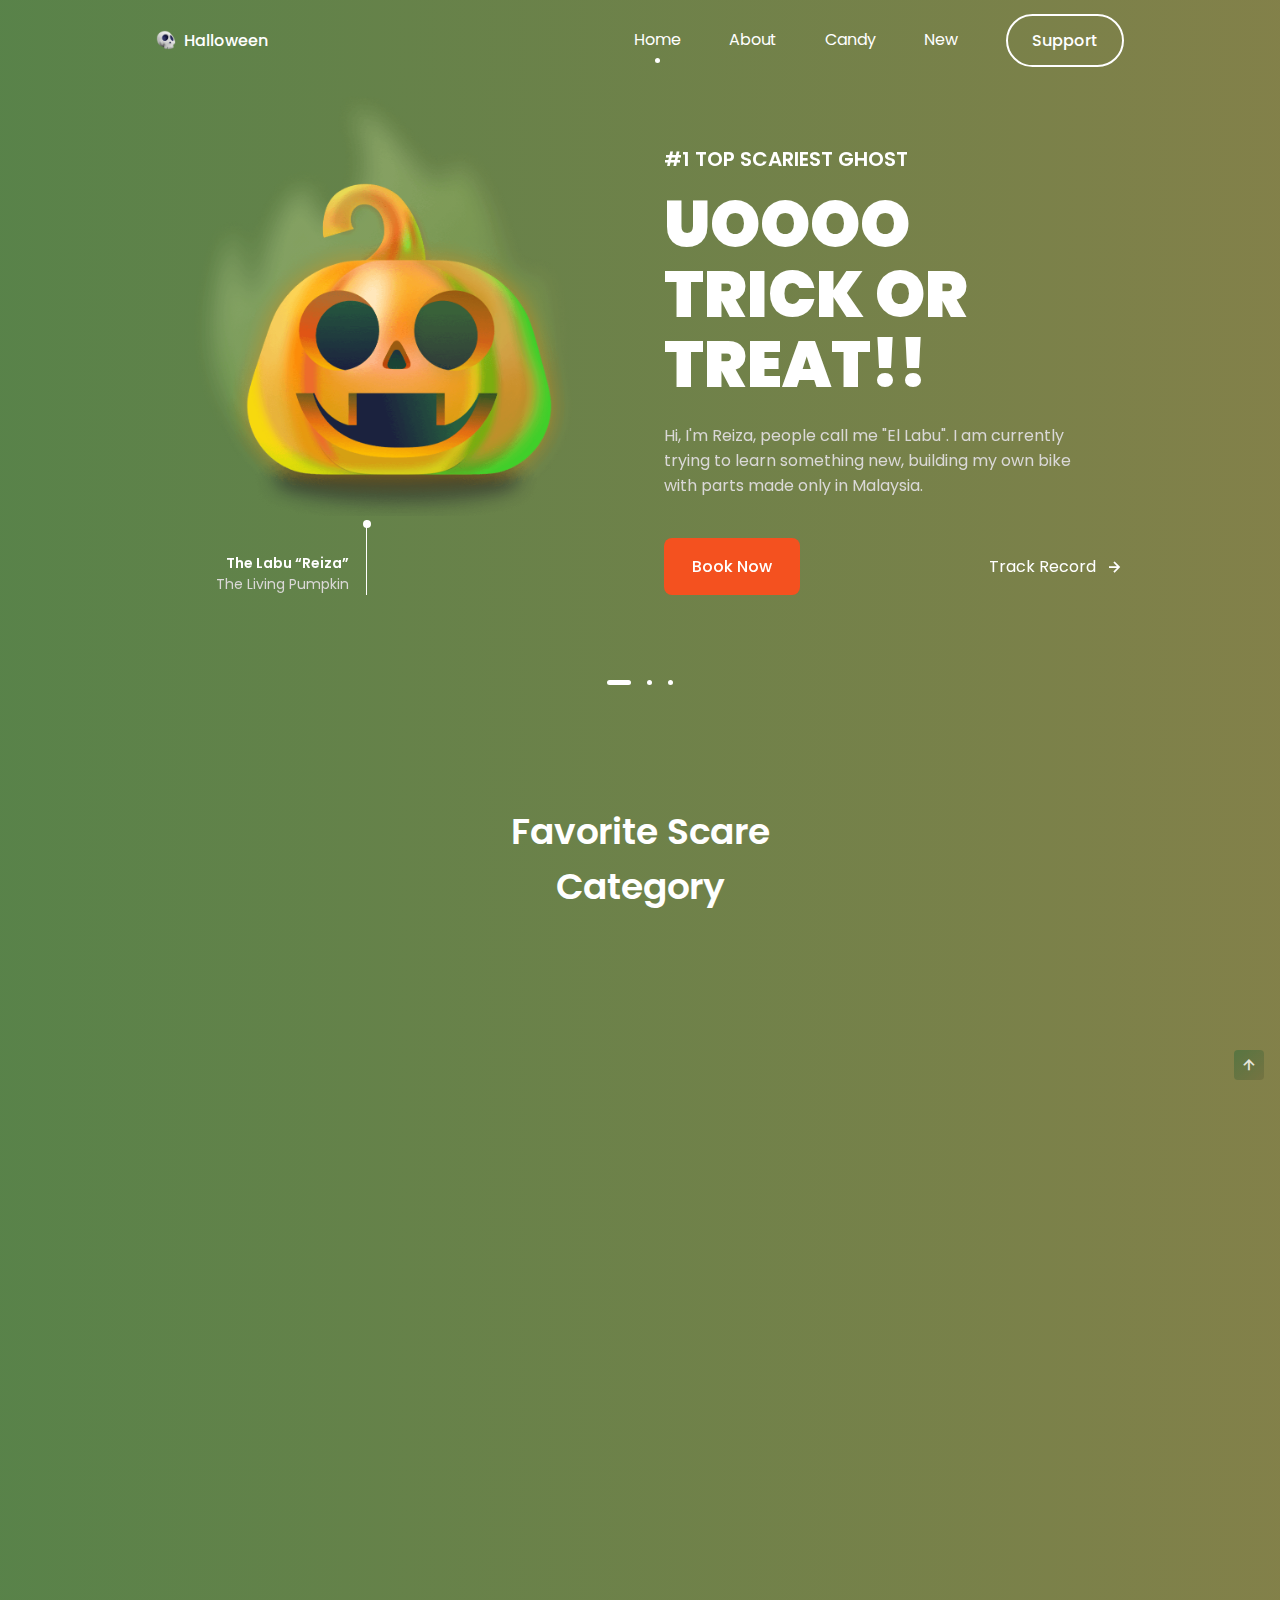
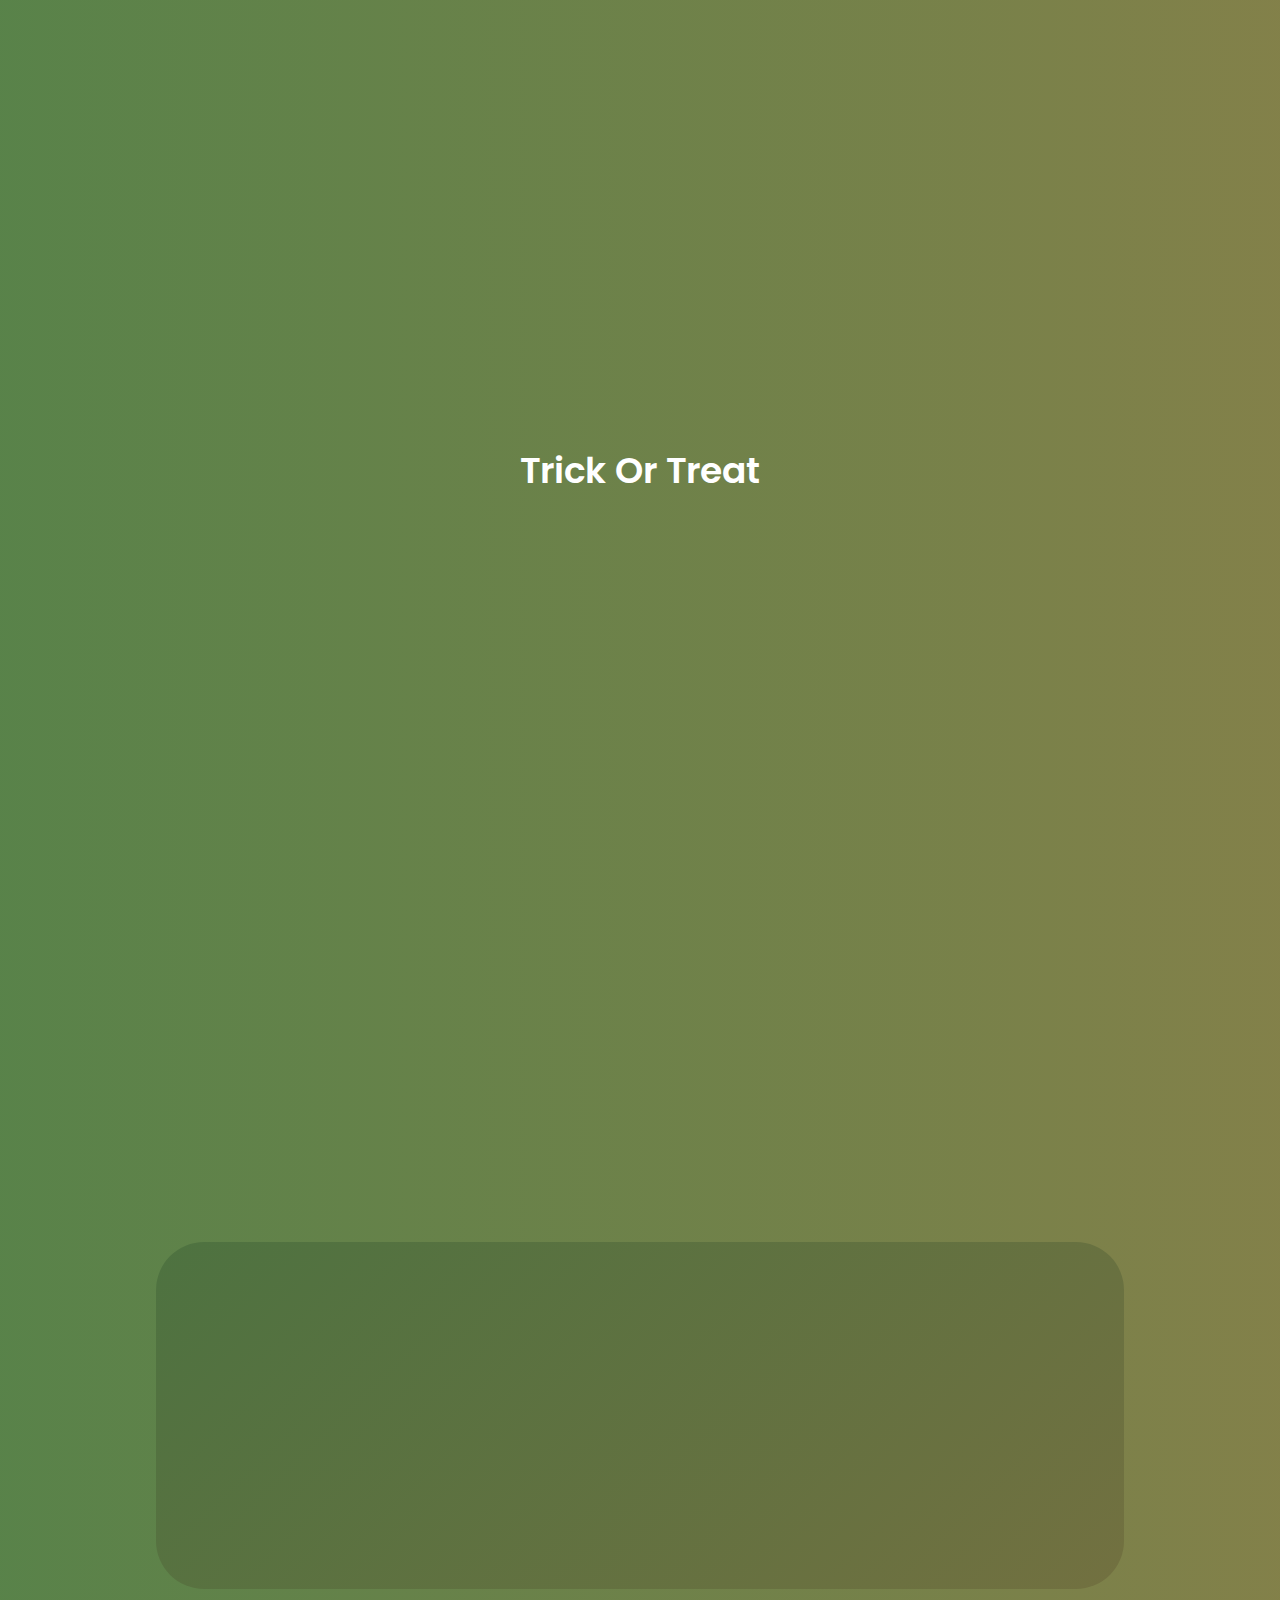
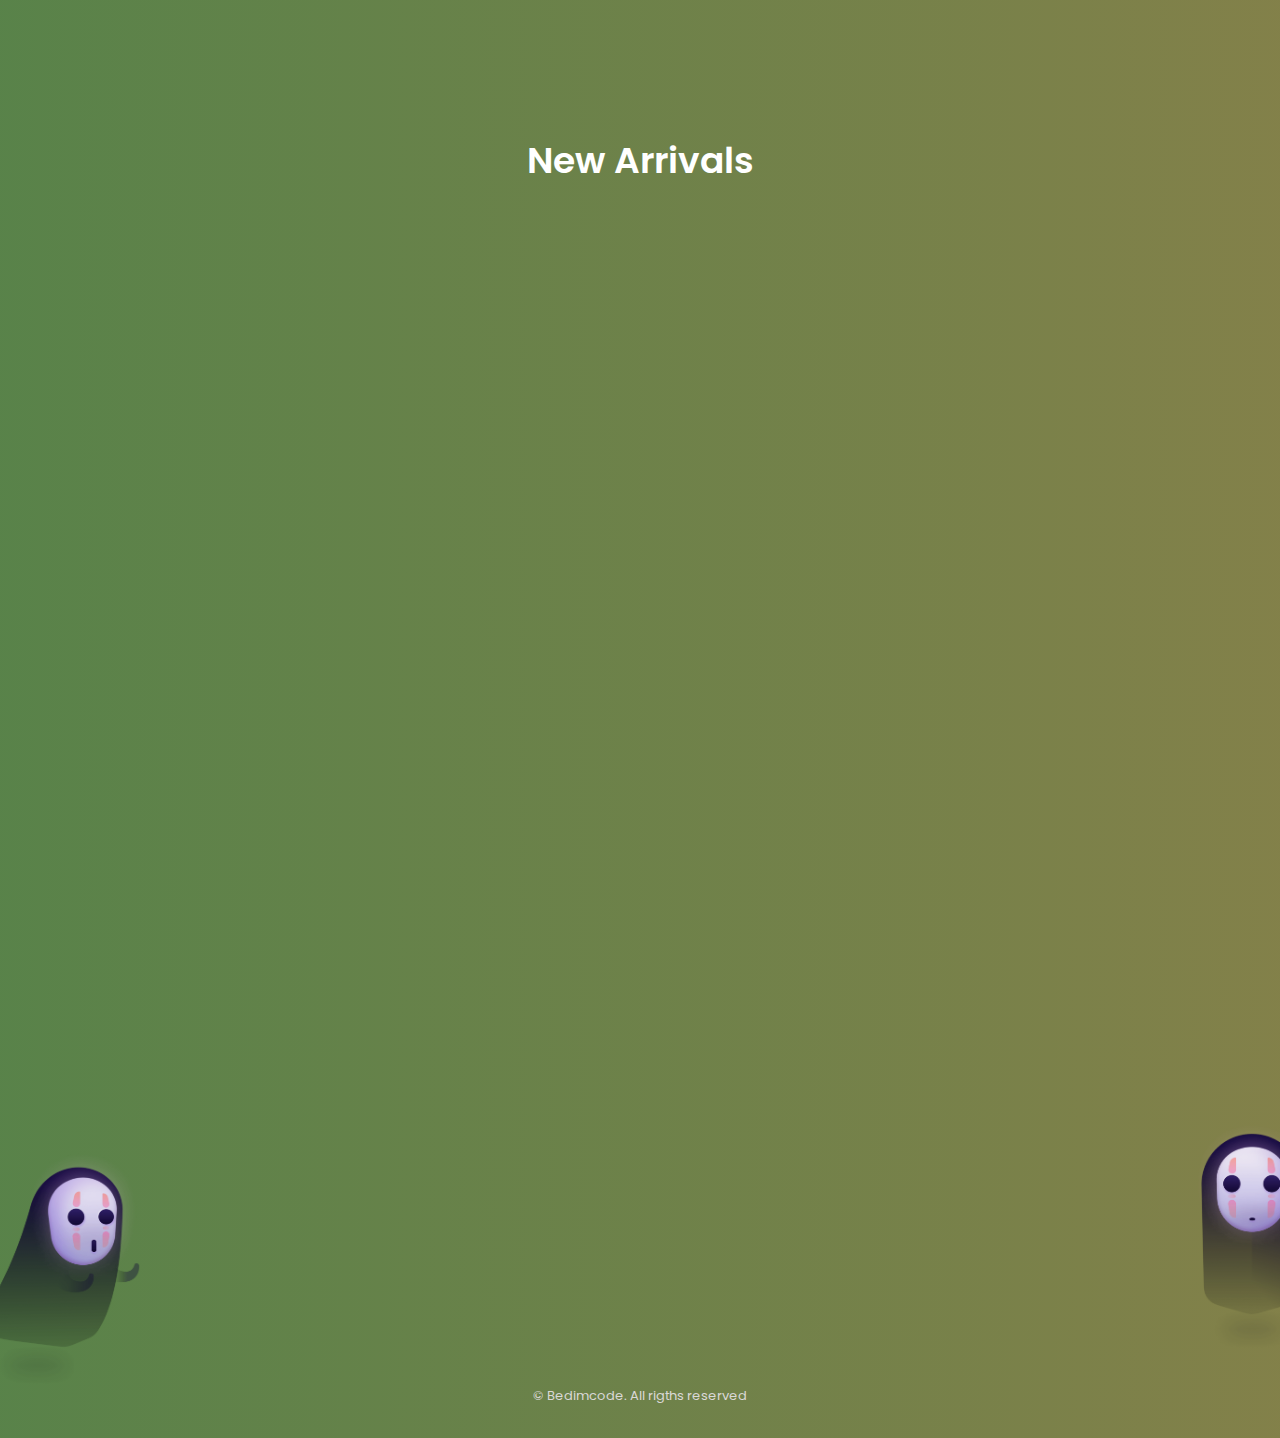
<file: index.html>
<!DOCTYPE html>
<html lang="en">

<head>
    <meta charset="UTF-8">
    <meta name="viewport" content="width=device-width, initial-scale=1.0">

    <!--=============== FAVICON ===============-->
    <link rel="shortcut icon" href="./assets/img/favicon.png" type="image/x-icon">

    <!--=============== BOXICONS ===============-->
    <link rel="stylesheet" href="https://cdn.jsdelivr.net/npm/boxicons@latest/css/boxicons.min.css">

    <!--=============== SWIPER CSS ===============-->
    <link rel="stylesheet" href="./assets/css/swiper-bundle.min.css">

    <!--=============== CSS ===============-->
    <link rel="stylesheet" href="./assets/css/style.css">

    <title> Halloween Website</title>
</head>

<body>
    <!--==================== HEADER ====================-->
    <header class="header" id="header">
        <nav class="nav container">
            <a href="#" class="nav__logo">
                <img src="assets/img/logo.png" alt="" class="nav__logo-img"> Halloween
            </a>

            <div class="nav__menu" id="nav-menu">
                <ul class="nav__list">
                    <li class="nav__item">
                        <a href="./index.html" class="nav__link active-link">Home</a>
                    </li>

                    <li class="nav__item">
                        <a href="./about/about.html" class="nav__link">About</a>
                    </li>

                    <li class="nav__item">
                        <a href="#trick" class="nav__link">Candy</a>
                    </li>

                    <li class="nav__item">
                        <a href="#new" class="nav__link">New</a>
                    </li>

                    <a href="#" class="button button--ghost">Support</a>
                </ul>

                <div class="nav__close" id="nav-close">
                    <i class='bx bx-x'></i>
                </div>

                <img src="assets/img/nav-img.png" alt="" class="nav__img">
            </div>

            <div class="nav__toggle" id="nav-toggle">
                <i class='bx bx-grid-alt'></i>
            </div>

        </nav>
    </header>

    <main class="main">
        <!--==================== HOME ====================-->
        <section class="home container" id="home">
            <div class="swiper home-swiper">
                <div class="swiper-wrapper">
                    <!-- HOME SLIDER 1 -->
                    <section class="swiper-slide">
                        <div class="home__content grid">
                            <div class="home__group">
                                <img src="assets/img/home1-img.png" alt="" class="home__img">
                                <div class="home__indicator"></div>

                                <div class="home__details-img">
                                    <h4 class="home__details-title">The Labu “Reiza”</h4>
                                    <span class="home__details-subtitle">The Living Pumpkin</span>
                                </div>
                            </div>

                            <div class="home__data">
                                <h3 class="home__subtitle">#1 Top Scariest Ghost</h3>
                                <h1 class="home__title">UOOOO <br> TRICK OR <br> TREAT!!</h1>
                                <p class="home__description">Hi, I'm Reiza, people call me "El Labu". I am currently
                                    trying to learn something new, building my own bike with parts made only in
                                    Malaysia.
                                </p>

                                <div class="home__buttons">
                                    <a href="./index.html" class="button">Book Now</a>
                                    <a href="./index.html" class="button--link button--flex">Track Record <i
                                            class='bx bx-right-arrow-alt button__icon'></i></a>
                                </div>
                            </div>
                        </div>
                    </section>

                    <!-- HOME SLIDER 2 -->
                    <section class="swiper-slide">
                        <div class="home__content grid">
                            <div class="home__group">
                                <img src="assets/img/home2-img.png" alt="" class="home__img">
                                <div class="home__indicator"></div>

                                <div class="home__details-img">
                                    <h4 class="home__details-title">Adino & Grahami</h4>
                                    <span class="home__details-subtitle">No words can describe them</span>
                                </div>
                            </div>

                            <div class="home__data">
                                <h3 class="home__subtitle">#2 top Best duo</h3>
                                <h1 class="home__title">BRING BACK <br> MY COTTON <br> CANDY</h1>
                                <p class="home__description">Adino steals cotton candy from his brother and eats them
                                    all in one bite, a hungry beast. Grahami can no longer contain his anger towards
                                    Adino.
                                </p>

                                <div class="home__buttons">
                                    <a href="./index.html" class="button">Book Now</a>
                                    <a href="./index.html" class="button--link button--flex">Track Record <i
                                            class='bx bx-right-arrow-alt button__icon'></i></a>
                                </div>
                            </div>
                        </div>
                    </section>

                    <!-- HOME SLIDER 3 -->
                    <section class="swiper-slide">
                        <div class="home__content grid">
                            <div class="home__group">
                                <img src="assets/img/home3-img.png" alt="" class="home__img">
                                <div class="home__indicator"></div>

                                <div class="home__details-img">
                                    <h4 class="home__details-title">Captain Sem</h4>
                                    <span class="home__details-subtitle">Veteran Spooky Ghost</span>
                                </div>
                            </div>

                            <div class="home__data">
                                <h3 class="home__subtitle">#3 Top Scariest Ghost</h3>
                                <h1 class="home__title">RESPAWN <br> THE SPOOKY <br> SKULL</h1>
                                <p class="home__description">In search for cute little puppy, Captain Sem has come back
                                    from his tragic death. With his hogwarts certified power he promise to be a hero for
                                    all of ghostkind.
                                </p>

                                <div class="home__buttons">
                                    <a href="./index.html" class="button">Book Now</a>
                                    <a href="./index.html" class="button--link button--flex">Track Record <i
                                            class='bx bx-right-arrow-alt button__icon'></i></a>
                                </div>
                            </div>
                        </div>
                    </section>
                </div>
                <div class="swiper-pagination"></div>
            </div>
        </section>

        <!--==================== CATEGORY ====================-->
        <section class="section category">
            <h2 class="section__title">Favorite Scare <br> Category</h2>

            <div class="category__container container grid">
                <div class="category__data">
                    <img src="./assets/img/category1-img.png" alt="" class="category__img">
                    <div class="category__container-text">
                        <h3 class="category__title">Ghosts</h3>
                        <p class="category__description">Choose the ghosts, the scariest there are.</p>
                    </div>
                </div>

                <div class="category__data">
                    <img src="./assets/img/category2-img.png" alt="" class="category__img">
                    <div class="category__container-text">
                        <h3 class="category__title">Pumpkins</h3>
                        <p class="category__description">You look at the scariest pumpkins there is.</p>
                    </div>
                </div>

                <div class="category__data">
                    <img src="./assets/img/category3-img.png" alt="" class="category__img">
                    <div class="category__container-text">
                        <h3 class="category__title">Witch Hat</h3>
                        <p class="category__description">Pick the most stylish witch hats out there.</p>
                    </div>
                </div>
            </div>
        </section>

        <!--==================== ABOUT ====================-->
        <section class="section about" id="about">
            <div class="about__container container grid">
                <div class="about__data">
                    <h2 class="section__title about__title">About Halloween <br> Night</h2>
                    <p class="about__description">Night of all the saints, or all the dead, is celebrated on October 31
                        and it is a very fun international celebration, this celebration comes from ancient origins, and
                        is already celebrated by everyone.
                    </p>
                    <a href="./about/about.html" class="button">Know more</a>
                </div>

                <img src="./assets/img/about-img.png" alt="" class="about__img">
            </div>
        </section>

        <!--==================== TRICK OR TREAT ====================-->
        <section class="section trick" id="trick">
            <h2 class="section__title">Trick Or Treat</h2>

            <div class="trick__container container grid">
                <div class="trick__content">
                    <img src="./assets/img/trick-treat1-img.png" alt="" class="trick__img">
                    <h3 class="trick__title">Toffee</h3>
                    <span class="trick__subtitle">Candy</span>
                    <span class="trick__price">$11.99</span>
                    <button class="button trick__button">
                        <i class='bx bx-cart-alt trick__icon'></i>
                    </button>
                </div>

                <div class="trick__content">
                    <img src="./assets/img/trick-treat2-img.png" alt="" class="trick__img">
                    <h3 class="trick__title">Bone</h3>
                    <span class="trick__subtitle">Accessory</span>
                    <span class="trick__price">$8.99</span>
                    <button class="button trick__button">
                        <i class='bx bx-cart-alt trick__icon'></i>
                    </button>
                </div>

                <div class="trick__content">
                    <img src="./assets/img/trick-treat3-img.png" alt="" class="trick__img">
                    <h3 class="trick__title">Scarecrow</h3>
                    <span class="trick__subtitle">Accessory</span>
                    <span class="trick__price">$15.99</span>
                    <button class="button trick__button">
                        <i class='bx bx-cart-alt trick__icon'></i>
                    </button>
                </div>

                <div class="trick__content">
                    <img src="./assets/img/trick-treat4-img.png" alt="" class="trick__img">
                    <h3 class="trick__title">Candy Cane</h3>
                    <span class="trick__subtitle">Candy</span>
                    <span class="trick__price">$7.99</span>
                    <button class="button trick__button">
                        <i class='bx bx-cart-alt trick__icon'></i>
                    </button>
                </div>

                <div class="trick__content">
                    <img src="./assets/img/trick-treat5-img.png" alt="" class="trick__img">
                    <h3 class="trick__title">Pumpkin</h3>
                    <span class="trick__subtitle">Candy</span>
                    <span class="trick__price">$19.99</span>
                    <button class="button trick__button">
                        <i class='bx bx-cart-alt trick__icon'></i>
                    </button>
                </div>

                <div class="trick__content">
                    <img src="./assets/img/trick-treat6-img.png" alt="" class="trick__img">
                    <h3 class="trick__title">Ghost</h3>
                    <span class="trick__subtitle">Accessory</span>
                    <span class="trick__price">$17.99</span>
                    <button class="button trick__button">
                        <i class='bx bx-cart-alt trick__icon'></i>
                    </button>
                </div>
            </div>
        </section>

        <!--==================== DISCOUNT ====================-->
        <section class="section discount">
            <div class="discount__container container grid">
                <div class="discount__data">
                    <h2 class="discount__title">50% Discount <br> On New Products</h2>
                    <a href="#" class="button">Go to new</a>
                </div>

                <img src="./assets/img/discount-img.png" alt="" class="discount__img">
            </div>
        </section>

        <!--==================== NEW ARRIVALS ====================-->
        <section class="section new" id="new">
            <h2 class="section__title">New Arrivals</h2>

            <div class="new__container container">
                <div class="swiper new-swiper">
                    <div class="swiper-wrapper">

                        <div class="new__content swiper-slide">
                                <a href="./new-arrivials/haunted-house.html">
                                <div class="new__tag">New</div>
                                <img src="./assets/img/new1-img.png" alt="" class="new__img">
                                <h3 class="new__title">Haunted House</h3>
                                <span class="new__subtitle">Accessory</span>

                                <div class="new__prices">
                                    <span class="new__price">$14.99</span>
                                    <span class="new__discount">$29.99</span>
                                </div>


                                <button class="button new__button">
                                    <i class='bx bx-cart-alt new__icon'></i>
                                </button>

                            </a>
                            </div>
                        <div class="new__content swiper-slide">
                                <a href="./new-arrivials/halloween-candle.html">
                                <div class="new__tag">New</div>
                                <img src="./assets/img/new2-img.png" alt="" class="new__img">
                                <h3 class="new__title">Halloween Candle</h3>
                                <span class="new__subtitle">Accessory</span>

                                <div class="new__prices">
                                    <span class="new__price">$11.99</span>
                                    <span class="new__discount">$21.99</span>
                                </div>

                                <button class="button new__button">
                                    <i class='bx bx-cart-alt new__icon'></i>
                                </button>
                            </a>
                            </div>
                        <div class="new__content swiper-slide">
                                <a href="./new-arrivials/witch-hat.html">
                                <div class="new__tag">New</div>
                                <img src="./assets/img/new3-img.png" alt="" class="new__img">
                                <h3 class="new__title">Witch Hat</h3>
                                <span class="new__subtitle">Accessory</span>

                                <div class="new__prices">
                                    <span class="new__price">$4.99</span>
                                    <span class="new__discount">$9.99</span>
                                </div>

                                <button class="button new__button">
                                    <i class='bx bx-cart-alt new__icon'></i>
                                </button>
                            </a>
                            </div>
                        <div class="new__content swiper-slide">
                                <a href="./new-arrivials/rip.html">
                                <div class="new__tag">New</div>
                                <img src="./assets/img/new4-img.png" alt="" class="new__img">
                                <h3 class="new__title">Rip</h3>
                                <span class="new__subtitle">Accessory</span>

                                <div class="new__prices">
                                    <span class="new__price">$24.99</span>
                                    <span class="new__discount">$44.99</span>
                                </div>

                                <button class="button new__button">
                                    <i class='bx bx-cart-alt new__icon'></i>
                                </button>
                            </a>
                            </div>
                        <div class="new__content swiper-slide">
                                <a href="./new-arrivials/terrifying-crystal-ball.html">
                                <div class="new__tag">New</div>
                                <img src="./assets/img/new5-img.png" alt="" class="new__img">
                                <h3 class="new__title">Terrifying Crystal Ball</h3>
                                <span class="new__subtitle">Accessory</span>

                                <div class="new__prices">
                                    <span class="new__price">$5.99</span>
                                    <span class="new__discount">$12.99</span>
                                </div>

                                <button class="button new__button">
                                    <i class='bx bx-cart-alt new__icon'></i>
                                </button>
                            </a>
                            </div>
                        <div class="new__content swiper-slide">
                                <a href="./new-arrivials/witch-broom.html" >
                                <div class="new__tag">New</div>
                                <img src="./assets/img/new6-img.png" alt="" class="new__img">
                                <h3 class="new__title">Witch Broom</h3>
                                <span class="new__subtitle">Accessory</span>

                                <div class="new__prices">
                                    <span class="new__price">$7.99</span>
                                    <span class="new__discount">$14.99</span>
                                </div>

                                <button class="button new__button">
                                    <i class='bx bx-cart-alt new__icon'></i>
                                </button>
                            </a>
                            </div>
                    </div>
                </div>
            </div>
        </section>

        <!--==================== OUR NEWSLETTER ====================-->
        <section class="section newsletter">
            <div class="newsletter__container container">
                <h2 class="section__title">Our Newsletter</h2>
                <p class="newsletter__description">
                    Promotion new products and sales. Directly to your inbox
                </p>

                <form action="" class="newsletter__form">
                    <input type="text" placeholder="Enter your email" class="newsletter__input">
                    <button class="button">
                        Subscribe
                    </button>
                </form>
            </div>
        </section>
    </main>

    <!--==================== FOOTER ====================-->
    <footer class="footer section">
        <div class="footer__container container grid">
            <div class="footer__content">
                <a href="#" class="footer__logo">
                    <img src="./assets/img/logo.png" alt="" class="footer__logo-img"> Halloween
                </a>

                <p class="footer__description">Enjoy the scariest night <br> of your life.</p>

                <div class="footer__social">
                    <a href="https://www.facebook.com/" target="_blank" class="footer__social-link">
                        <i class='bx bxl-facebook'></i>
                    </a>
                    <a href="https://www.instagram.com/" target="_blank" class="footer__social-link">
                        <i class='bx bxl-instagram-alt'></i>
                    </a>
                    <a href="https://twitter.com/" target="_blank" class="footer__social-link">
                        <i class='bx bxl-twitter'></i>
                    </a>
                </div>
            </div>

            <div class="footer__content">
                <h3 class="footer__title">About</h3>

                <ul class="footer__links">
                    <li>
                        <a href="#" class="footer__link">About Us</a>
                    </li>
                    <li>
                        <a href="#" class="footer__link">Features</a>
                    </li>
                    <li>
                        <a href="#" class="footer__link">News</a>
                    </li>
                </ul>
            </div>

            <div class="footer__content">
                <h3 class="footer__title">Our Services</h3>

                <ul class="footer__links">
                    <li>
                        <a href="#" class="footer__link">Pricing</a>
                    </li>
                    <li>
                        <a href="#" class="footer__link">Discounts</a>
                    </li>
                    <li>
                        <a href="#" class="footer__link">Shipping mode</a>
                    </li>
                </ul>
            </div>

            <div class="footer__content">
                <h3 class="footer__title">Our Company</h3>

                <ul class="footer__links">
                    <li>
                        <a href="#" class="footer__link">Blog</a>
                    </li>
                    <li>
                        <a href="#" class="footer__link">About us</a>
                    </li>
                    <li>
                        <a href="#" class="footer__link">Our mision</a>
                    </li>
                </ul>
            </div>
        </div>

        <span class="footer__copy">&#169; Bedimcode. All rigths reserved</span>

        <img src="./assets/img/footer1-img.png" alt="" class="footer__img-one">
        <img src="./assets/img/footer2-img.png" alt="" class="footer__img-two">
    </footer>

    <!--=============== SCROLL UP ===============-->
    <a href="#" class="scrollup" id="scroll-up">
        <i class='bx bx-up-arrow-alt scrollup__icon'></i>
    </a>

    <!--=============== SCROLL REVEAL ===============-->
    <script src="./assets/js/scrollreveal.min.js"></script>

    <!--=============== SWIPER JS ===============-->
    <script src="./assets/js/swiper-bundle.min.js"></script>

    <!--=============== MAIN JS ===============-->
    <script src="./assets/js/main.js"></script>
</body>

</html>

</html>
</file>
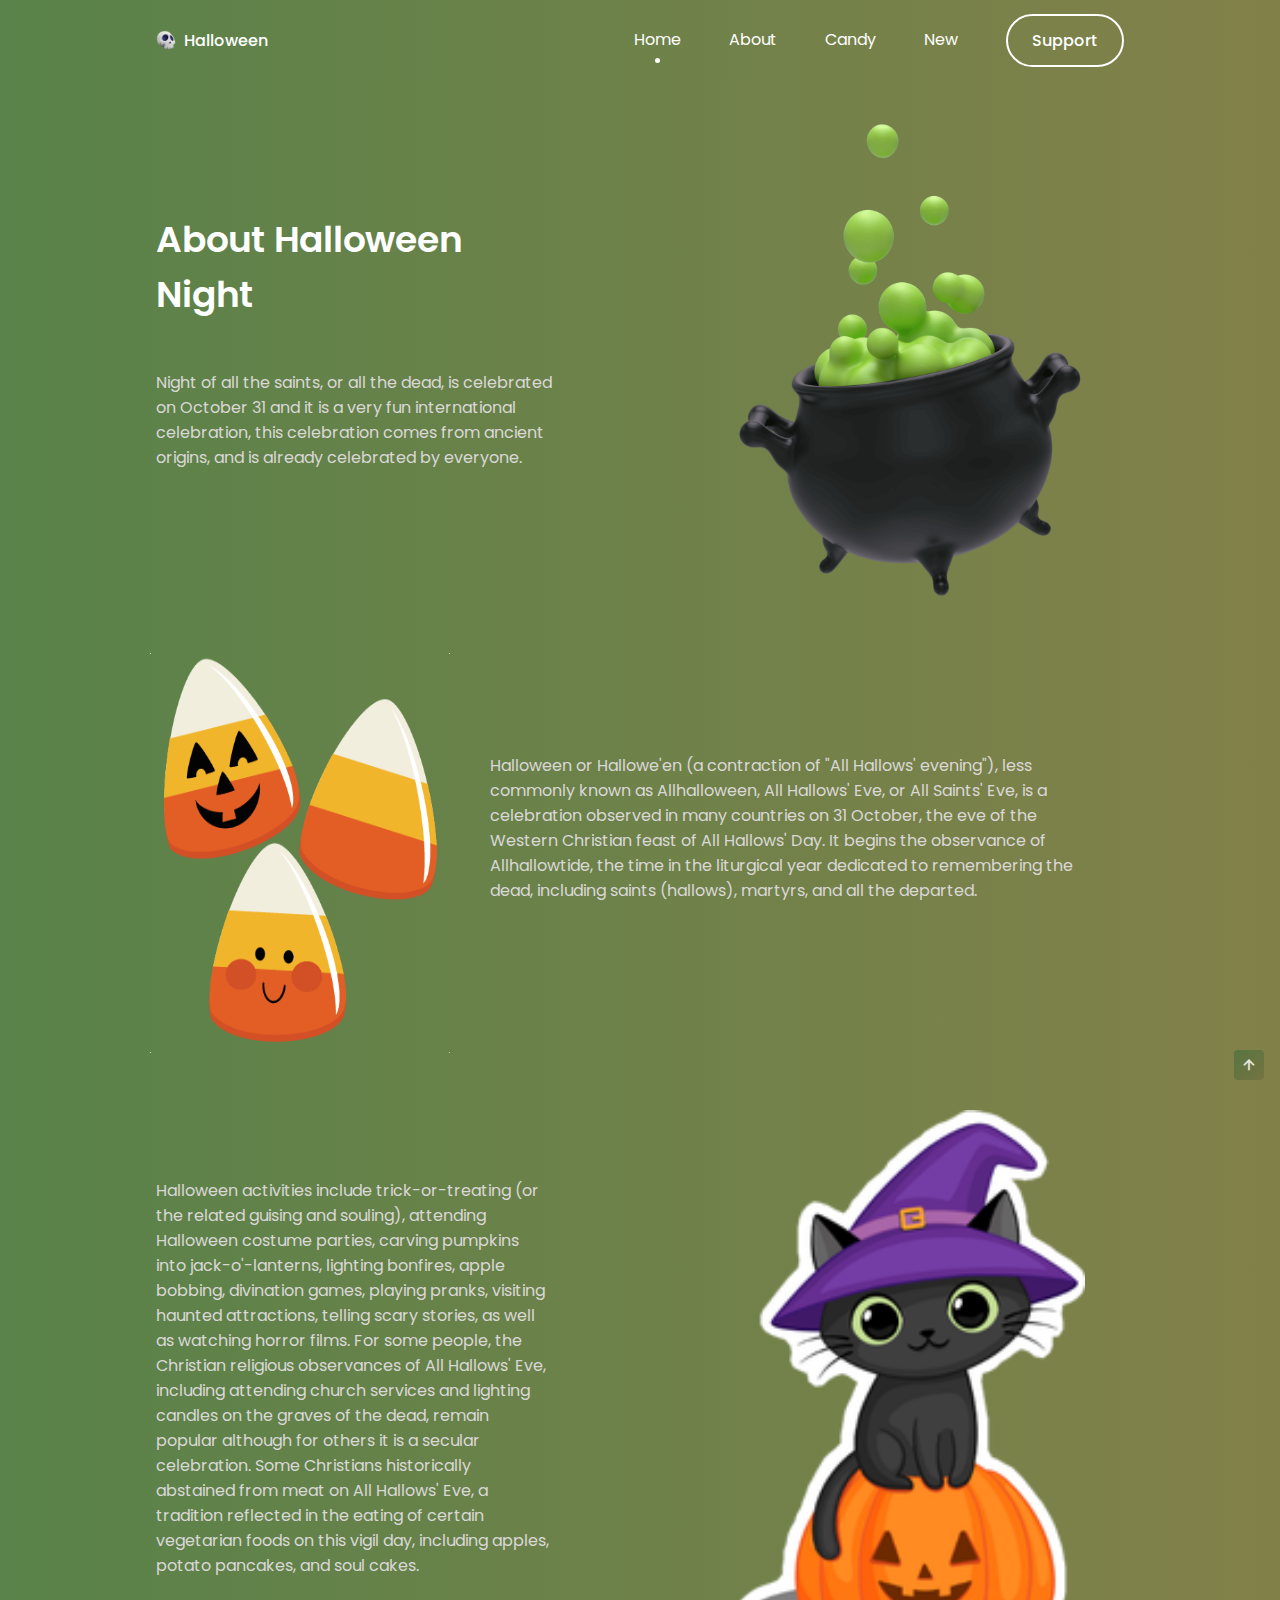
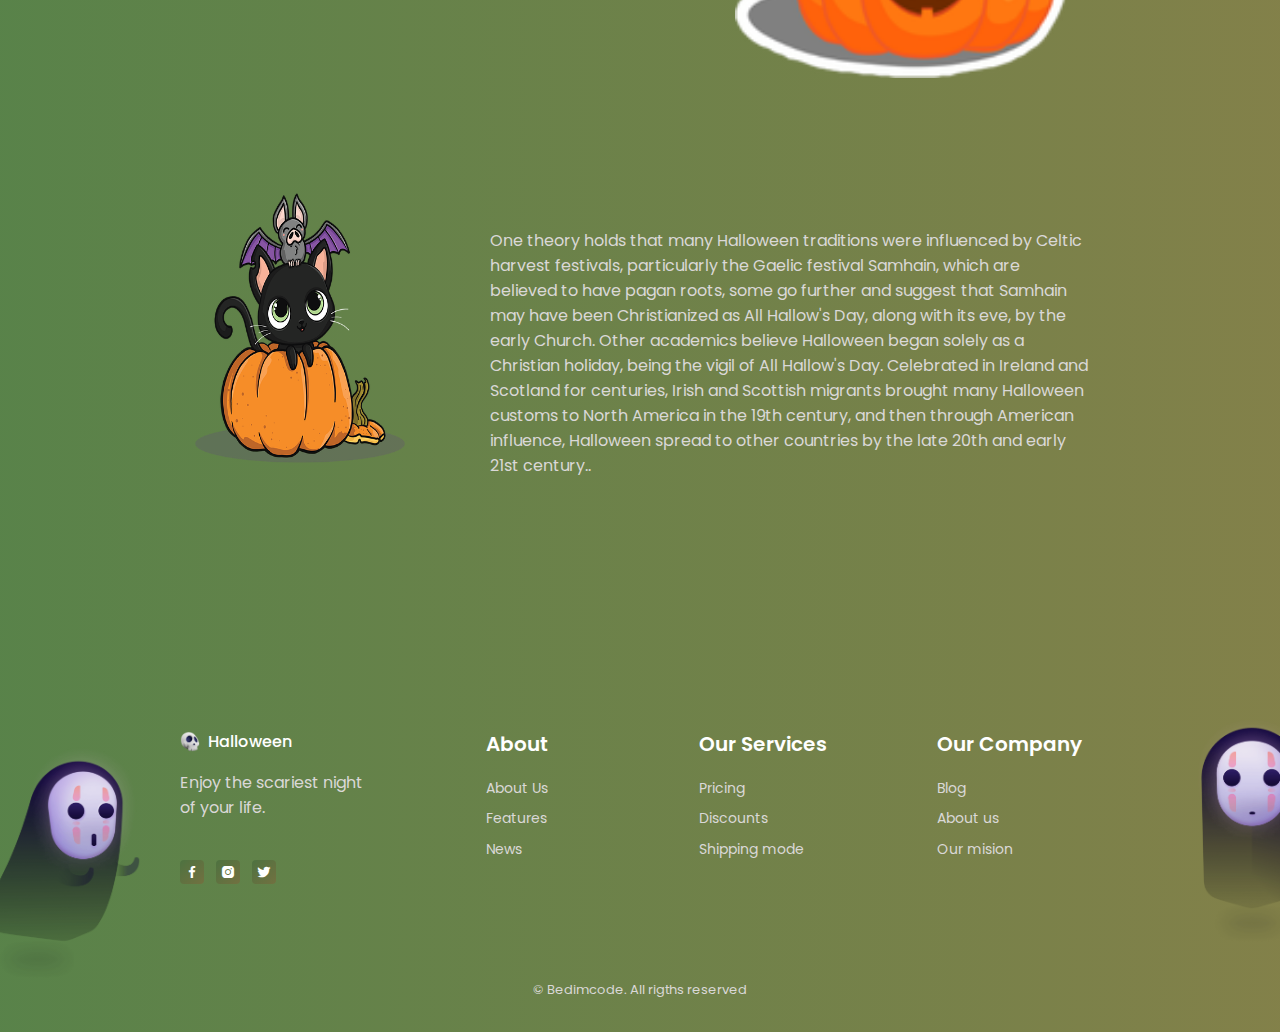
<file: about/about.html>
<!DOCTYPE html>
<html lang="en">

<head>
    <meta charset="UTF-8">
    <meta http-equiv="X-UA-Compatible" content="IE=edge">
    <meta name="viewport" content="width=device-width, initial-scale=1.0">
    <meta charset="UTF-8">
    <meta http-equiv="X-UA-Compatible" content="IE=edge">
    <meta name="viewport" content="width=device-width, initial-scale=1.0">
    <!--=============== FAVICON ===============-->
    <link rel="shortcut icon" href="../assets/img/favicon.png" type="image/x-icon">

    <!--=============== BOXICONS ===============-->
    <link rel="stylesheet" href="https://cdn.jsdelivr.net/npm/boxicons@latest/css/boxicons.min.css">

    <!--=============== SWIPER CSS ===============-->
    <link rel="stylesheet" href="../assets/css/swiper-bundle.min.css">

    <!--=============== CSS ===============-->

    <link rel="stylesheet" href="../assets/css/about.css">
    <link rel="stylesheet" href="../assets/css/style.css">

    <title>About</title>
</head>

<body>
    <header class="header" id="header">
        <nav class="nav container">
            <a href="#" class="nav__logo">
                <img src="../assets/img/logo.png" alt="" class="nav__logo-img"> Halloween
            </a>

            <div class="nav__menu" id="nav-menu">
                <ul class="nav__list">
                    <li class="nav__item">
                        <a href="../index.html" class="nav__link active-link">Home</a>
                    </li>

                    <li class="nav__item">
                        <a href="../about/about.html" class="nav__link">About</a>
                    </li>

                    <li class="nav__item">
                        <a href="#trick" class="nav__link">Candy</a>
                    </li>

                    <li class="nav__item">
                        <a href="#new" class="nav__link">New</a>
                    </li>

                    <a href="#" class="button button--ghost">Support</a>
                </ul>

                <div class="nav__close" id="nav-close">
                    <i class='bx bx-x'></i>
                </div>

                <img src="../assets/img/nav-img.png" alt="" class="nav__img">
            </div>

            <div class="nav__toggle" id="nav-toggle">
                <i class='bx bx-grid-alt'></i>
            </div>

        </nav>
    </header>
    <main class="main">
        <section class="section about" id="about">
            <div class="about__container container grid">
                <div class="about__data">
                    <h2 class="section__title about__title">About Halloween <br> Night</h2>
                    <p class="about__description">Night of all the saints, or all the dead, is celebrated on October 31
                        and it is a very fun international celebration, this celebration comes from ancient origins, and
                        is already celebrated by everyone.
                    </p>

                </div>

                <img src="../assets/img/about-img.png" alt="" class="about__img">
            </div>
            <div class="test1">
                <div class="test2">
                    <img src="../assets/img/799d85f24c5bb05e7ad019e83175e674.png" alt="" class="test__img">
                </div>
                <div class="test3">
                    <span class="test__description">Halloween or Hallowe'en (a contraction of "All Hallows' evening"),
                        less commonly known as Allhalloween, All Hallows' Eve, or All Saints' Eve, is a celebration
                        observed in many countries on 31 October, the eve of the Western Christian feast of All Hallows'
                        Day. It begins the observance of Allhallowtide,  the time in the liturgical year dedicated to
                        remembering the dead, including saints (hallows), martyrs, and all the departed.

                    </span>
                </div>
            </div>
            
            
            <div class="about__container container grid">
                <div class="about__data">
                    
                    <p class="about__description">Halloween activities include trick-or-treating (or the related guising and souling), attending Halloween costume parties, carving pumpkins into jack-o'-lanterns, lighting bonfires, apple bobbing, divination games, playing pranks, visiting haunted attractions, telling scary stories, as well as watching horror films. For some people, the Christian religious observances of All Hallows' Eve, including attending church services and lighting candles on the graves of the dead, remain popular although for others it is a secular celebration. Some Christians historically abstained from meat on All Hallows' Eve, a tradition reflected in the eating of certain vegetarian foods on this vigil day, including apples, potato pancakes, and soul cakes.

                </div>

                <img src="../assets/img/Cute-Black-Cat-On-A-Halloween-Pumpkin-Sticker.png" alt="" class="about__img">
            </div>
            <div class="test1">
                <div class="test2">
                    <img src="../assets/img/halloween-cute-cat-.png" alt="" class="test__img">
                </div>
                <div class="test3">
                    <span class="test__description">One theory holds that many Halloween traditions were influenced by 
                        Celtic harvest festivals, particularly the Gaelic festival Samhain, which are believed to have
                        pagan roots, some go further and suggest that Samhain may have been Christianized as All
                        Hallow's Day, along with its eve, by the early Church. Other academics believe Halloween began
                        solely as a Christian holiday, being the vigil of All Hallow's Day. Celebrated in Ireland and
                        Scotland for centuries, Irish and Scottish migrants brought many Halloween customs to North
                        America in the 19th century, and then through American influence, Halloween spread to other
                        countries by the late 20th and early 21st century..
                    </span>
                </div>
            </div>
        </section>
    </main>
    <footer class="footer section">
        <div class="footer__container container grid">
            <div class="footer__content">
                <a href="#" class="footer__logo">
                    <img src="../assets/img/logo.png" alt="" class="footer__logo-img"> Halloween
                </a>

                <p class="footer__description">Enjoy the scariest night <br> of your life.</p>

                <div class="footer__social">
                    <a href="https://www.facebook.com/" target="_blank" class="footer__social-link">
                        <i class='bx bxl-facebook'></i>
                    </a>
                    <a href="https://www.instagram.com/" target="_blank" class="footer__social-link">
                        <i class='bx bxl-instagram-alt'></i>
                    </a>
                    <a href="https://twitter.com/" target="_blank" class="footer__social-link">
                        <i class='bx bxl-twitter'></i>
                    </a>
                </div>
            </div>

            <div class="footer__content">
                <h3 class="footer__title">About</h3>

                <ul class="footer__links">
                    <li>
                        <a href="#" class="footer__link">About Us</a>
                    </li>
                    <li>
                        <a href="#" class="footer__link">Features</a>
                    </li>
                    <li>
                        <a href="#" class="footer__link">News</a>
                    </li>
                </ul>
            </div>

            <div class="footer__content">
                <h3 class="footer__title">Our Services</h3>

                <ul class="footer__links">
                    <li>
                        <a href="#" class="footer__link">Pricing</a>
                    </li>
                    <li>
                        <a href="#" class="footer__link">Discounts</a>
                    </li>
                    <li>
                        <a href="#" class="footer__link">Shipping mode</a>
                    </li>
                </ul>
            </div>

            <div class="footer__content">
                <h3 class="footer__title">Our Company</h3>

                <ul class="footer__links">
                    <li>
                        <a href="#" class="footer__link">Blog</a>
                    </li>
                    <li>
                        <a href="#" class="footer__link">About us</a>
                    </li>
                    <li>
                        <a href="#" class="footer__link">Our mision</a>
                    </li>
                </ul>
            </div>
        </div>

        <span class="footer__copy">&#169; Bedimcode. All rigths reserved</span>

        <img src="../assets/img/footer1-img.png" alt="" class="footer__img-one">
        <img src="../assets/img/footer2-img.png" alt="" class="footer__img-two">
    </footer>
    <!--=============== SCROLL UP ===============-->
    <a href="#" class="scrollup" id="scroll-up">
        <i class='bx bx-up-arrow-alt scrollup__icon'></i>
    </a>

    <!--=============== SCROLL REVEAL ===============-->
    <script src="../assets/js/scrollreveal.min.js"></script>

    <!--=============== SWIPER JS ===============-->
    <!-- <script src="../assets/js/swiper-bundle.min.js"></script> -->

    <!--=============== MAIN JS ===============-->
    <script src="../assets/js/main.js"></script>

</body>

</html>
</file>
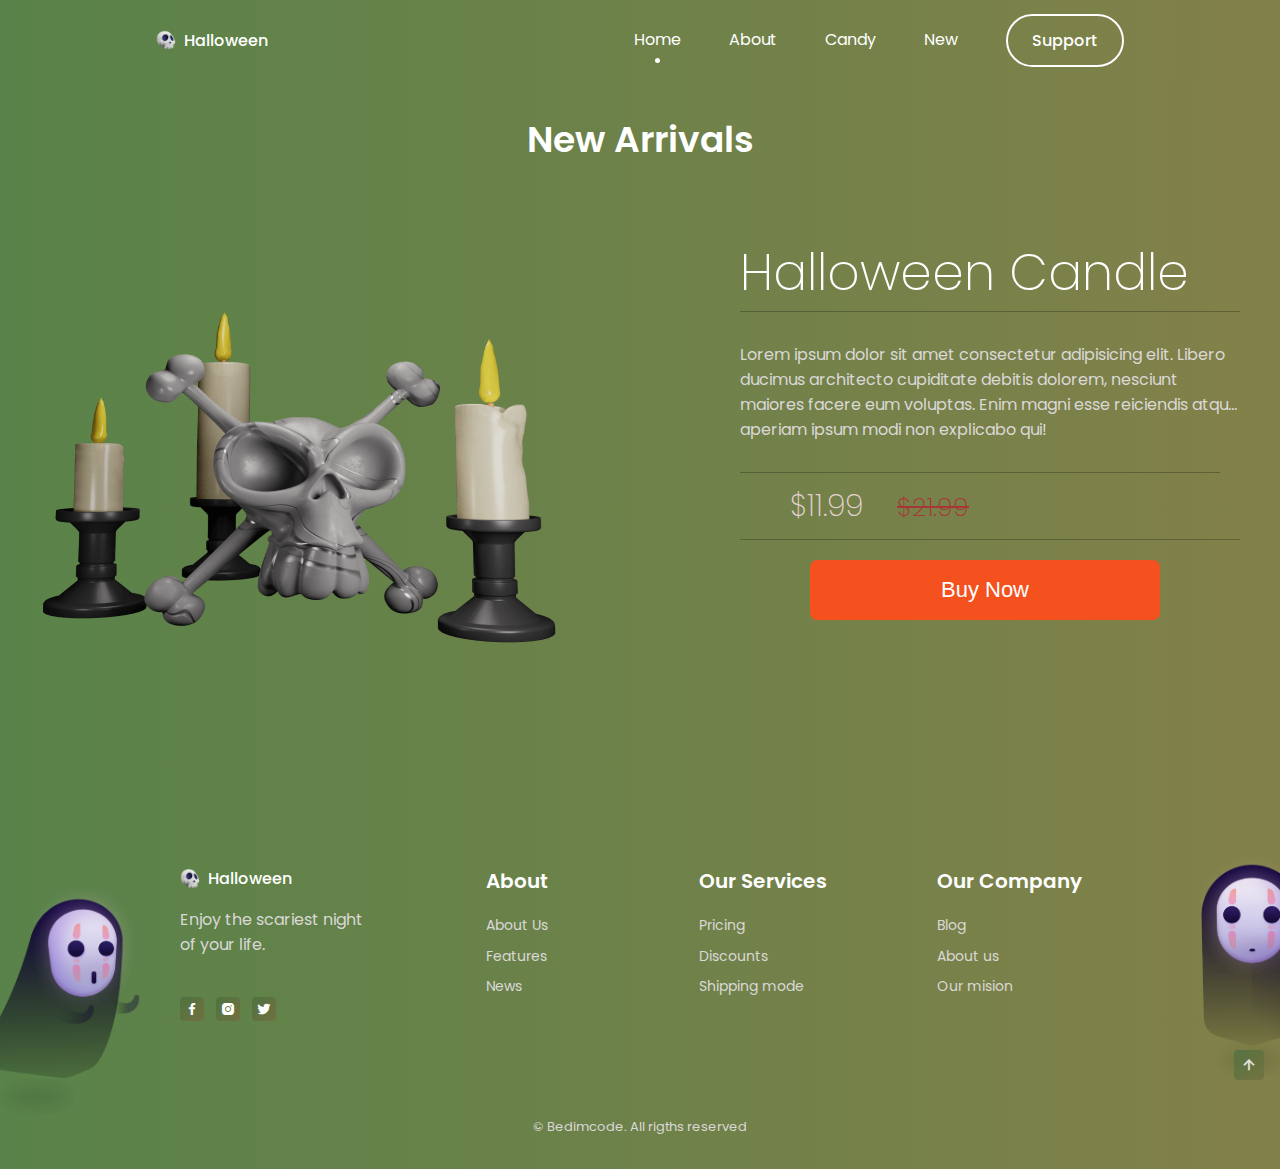
<file: new-arrivials/halloween-candle.html>
<!DOCTYPE html>
<html lang="en">

<head>
    <meta charset="UTF-8">
    <meta http-equiv="X-UA-Compatible" content="IE=edge">
    <meta name="viewport" content="width=device-width, initial-scale=1.0">
    <meta charset="UTF-8">
    <meta http-equiv="X-UA-Compatible" content="IE=edge">
    <meta name="viewport" content="width=device-width, initial-scale=1.0">
    <!--=============== FAVICON ===============-->
    <link rel="shortcut icon" href="../assets/img/favicon.png" type="image/x-icon">

    <!--=============== BOXICONS ===============-->
    <link rel="stylesheet" href="https://cdn.jsdelivr.net/npm/boxicons@latest/css/boxicons.min.css">

    <!--=============== SWIPER CSS ===============-->
    <link rel="stylesheet" href="../assets/css/swiper-bundle.min.css">

    <!--=============== CSS ===============-->
    
    <link rel="stylesheet" href="../assets/css/new-arrivials.css">
    <link rel="stylesheet" href="../assets/css/style.css">

    <title>Halloween Candle</title>
</head>

<body>
    <header class="header" id="header">
        <nav class="nav container">
            <a href="#" class="nav__logo">
                <img src="../assets/img/logo.png" alt="" class="nav__logo-img"> Halloween
            </a>

            <div class="nav__menu" id="nav-menu">
                <ul class="nav__list">
                    <li class="nav__item">
                        <a href="../index.html" class="nav__link active-link">Home</a>
                    </li>

                    <li class="nav__item">
                        <a href="../about/about.html" class="nav__link">About</a>
                    </li>

                    <li class="nav__item">
                        <a href="#trick" class="nav__link">Candy</a>
                    </li>

                    <li class="nav__item">
                        <a href="#new" class="nav__link">New</a>
                    </li>

                    <a href="#" class="button button--ghost">Support</a>
                </ul>

                <div class="nav__close" id="nav-close">
                    <i class='bx bx-x'></i>
                </div>

                <img src="../assets/img/nav-img.png" alt="" class="nav__img">
            </div>

            <div class="nav__toggle" id="nav-toggle">
                <i class='bx bx-grid-alt'></i>
            </div>

        </nav>
    </header>
    <main class="main">
        <section class="section table" id="new">
            <h2 class="section__title">New Arrivals</h2>
            <div class=" table">
                <div class="col">
                    <div class="table1">
                        <img src="../assets/img/new2-img.png" alt="" class="table__image">
                    </div>
                    <div class="table2">
                        <h3 class="table__title">Halloween Candle</h3> 
                        <div class="text">
                        <span class="table__text">Lorem ipsum dolor sit amet consectetur adipisicing elit. Libero ducimus architecto cupiditate debitis dolorem, nesciunt maiores facere eum voluptas. Enim magni esse reiciendis atque aperiam ipsum modi non explicabo qui!</span>
                    </div>
                        <div class="table__prices">
                            <span class="table__price">$11.99</span>
                            <span class="table__discount">$21.99</span>
                        </div>
        
        
                        <button class=" table__button">
                            <span> Buy Now </span>
                        </button>
        
                    </div>
                </div>
            </div>
        </section>
    </main>
    <footer class="footer section">
        <div class="footer__container container grid">
            <div class="footer__content">
                <a href="#" class="footer__logo">
                    <img src="../assets/img/logo.png" alt="" class="footer__logo-img"> Halloween
                </a>

                <p class="footer__description">Enjoy the scariest night <br> of your life.</p>

                <div class="footer__social">
                    <a href="https://www.facebook.com/" target="_blank" class="footer__social-link">
                        <i class='bx bxl-facebook'></i>
                    </a>
                    <a href="https://www.instagram.com/" target="_blank" class="footer__social-link">
                        <i class='bx bxl-instagram-alt'></i>
                    </a>
                    <a href="https://twitter.com/" target="_blank" class="footer__social-link">
                        <i class='bx bxl-twitter'></i>
                    </a>
                </div>
            </div>

            <div class="footer__content">
                <h3 class="footer__title">About</h3>

                <ul class="footer__links">
                    <li>
                        <a href="#" class="footer__link">About Us</a>
                    </li>
                    <li>
                        <a href="#" class="footer__link">Features</a>
                    </li>
                    <li>
                        <a href="#" class="footer__link">News</a>
                    </li>
                </ul>
            </div>

            <div class="footer__content">
                <h3 class="footer__title">Our Services</h3>

                <ul class="footer__links">
                    <li>
                        <a href="#" class="footer__link">Pricing</a>
                    </li>
                    <li>
                        <a href="#" class="footer__link">Discounts</a>
                    </li>
                    <li>
                        <a href="#" class="footer__link">Shipping mode</a>
                    </li>
                </ul>
            </div>

            <div class="footer__content">
                <h3 class="footer__title">Our Company</h3>

                <ul class="footer__links">
                    <li>
                        <a href="#" class="footer__link">Blog</a>
                    </li>
                    <li>
                        <a href="#" class="footer__link">About us</a>
                    </li>
                    <li>
                        <a href="#" class="footer__link">Our mision</a>
                    </li>
                </ul>
            </div>
        </div>

        <span class="footer__copy">&#169; Bedimcode. All rigths reserved</span>

        <img src="../assets/img/footer1-img.png" alt="" class="footer__img-one">
        <img src="../assets/img/footer2-img.png" alt="" class="footer__img-two">
    </footer>
     <!--=============== SCROLL UP ===============-->
     <a href="#" class="scrollup" id="scroll-up">
        <i class='bx bx-up-arrow-alt scrollup__icon'></i>
    </a>

    <!--=============== SCROLL REVEAL ===============-->
    <script src="../assets/js/scrollreveal.min.js"></script>

    <!--=============== SWIPER JS ===============-->
    <!-- <script src="../assets/js/swiper-bundle.min.js"></script> -->

    <!--=============== MAIN JS ===============-->
    <script src="../assets/js/main.js"></script>

</body>

</html>
</file>
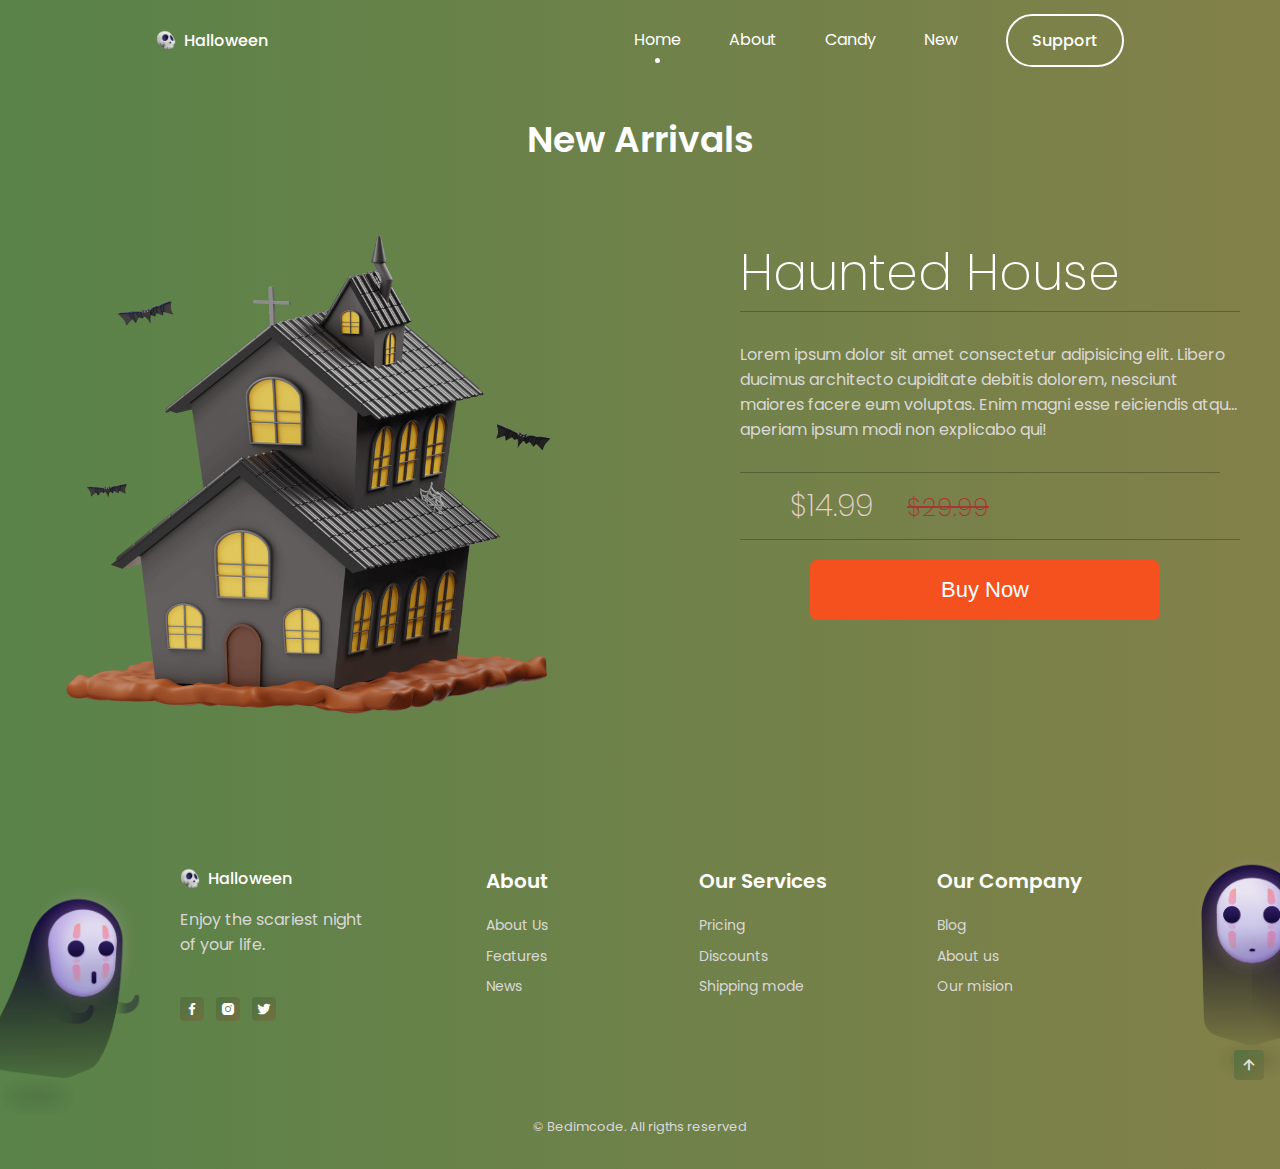
<file: new-arrivials/haunted-house.html>
<!DOCTYPE html>
<html lang="en">

<head>
    <meta charset="UTF-8">
    <meta http-equiv="X-UA-Compatible" content="IE=edge">
    <meta name="viewport" content="width=device-width, initial-scale=1.0">
    <meta charset="UTF-8">
    <meta http-equiv="X-UA-Compatible" content="IE=edge">
    <meta name="viewport" content="width=device-width, initial-scale=1.0">
    <!--=============== FAVICON ===============-->
    <link rel="shortcut icon" href="../assets/img/favicon.png" type="image/x-icon">

    <!--=============== BOXICONS ===============-->
    <link rel="stylesheet" href="https://cdn.jsdelivr.net/npm/boxicons@latest/css/boxicons.min.css">

    <!--=============== SWIPER CSS ===============-->
    <link rel="stylesheet" href="../assets/css/swiper-bundle.min.css">

    <!--=============== CSS ===============-->
    
    <link rel="stylesheet" href="../assets/css/new-arrivials.css">
    <link rel="stylesheet" href="../assets/css/style.css">

    <title>Haunted House</title>
</head>

<body>
    <header class="header" id="header">
        <nav class="nav container">
            <a href="#" class="nav__logo">
                <img src="../assets/img/logo.png" alt="" class="nav__logo-img"> Halloween
            </a>

            <div class="nav__menu" id="nav-menu">
                <ul class="nav__list">
                    <li class="nav__item">
                        <a href="../index.html" class="nav__link active-link">Home</a>
                    </li>

                    <li class="nav__item">
                        <a href="../about/about.html" class="nav__link">About</a>
                    </li>

                    <li class="nav__item">
                        <a href="#trick" class="nav__link">Candy</a>
                    </li>

                    <li class="nav__item">
                        <a href="#new" class="nav__link">New</a>
                    </li>

                    <a href="#" class="button button--ghost">Support</a>
                </ul>

                <div class="nav__close" id="nav-close">
                    <i class='bx bx-x'></i>
                </div>

                <img src="../assets/img/nav-img.png" alt="" class="nav__img">
            </div>

            <div class="nav__toggle" id="nav-toggle">
                <i class='bx bx-grid-alt'></i>
            </div>

        </nav>
    </header>
    <main class="main">
        <section class="section table" id="new">
            <h2 class="section__title">New Arrivals</h2>
            <div class=" table">
                <div class="col">
                    <div class="table1">
                        <img src="../assets/img/new1-img.png" alt="" class="table__image">
                    </div>
                    <div class="table2">
                        <h3 class="table__title">Haunted House</h3> 
                        <div class="text">
                        <span class="table__text">Lorem ipsum dolor sit amet consectetur adipisicing elit. Libero ducimus architecto cupiditate debitis dolorem, nesciunt maiores facere eum voluptas. Enim magni esse reiciendis atque aperiam ipsum modi non explicabo qui!</span>
                    </div>
                        <div class="table__prices">
                            <span class="table__price">$14.99</span>
                            <span class="table__discount">$29.99</span>
                        </div>
        
        
                        <button class=" table__button">
                            <span> Buy Now </span>
                        </button>
        
                    </div>
                </div>
            </div>
        </section>
    </main>
    <footer class="footer section">
        <div class="footer__container container grid">
            <div class="footer__content">
                <a href="#" class="footer__logo">
                    <img src="../assets/img/logo.png" alt="" class="footer__logo-img"> Halloween
                </a>

                <p class="footer__description">Enjoy the scariest night <br> of your life.</p>

                <div class="footer__social">
                    <a href="https://www.facebook.com/" target="_blank" class="footer__social-link">
                        <i class='bx bxl-facebook'></i>
                    </a>
                    <a href="https://www.instagram.com/" target="_blank" class="footer__social-link">
                        <i class='bx bxl-instagram-alt'></i>
                    </a>
                    <a href="https://twitter.com/" target="_blank" class="footer__social-link">
                        <i class='bx bxl-twitter'></i>
                    </a>
                </div>
            </div>

            <div class="footer__content">
                <h3 class="footer__title">About</h3>

                <ul class="footer__links">
                    <li>
                        <a href="#" class="footer__link">About Us</a>
                    </li>
                    <li>
                        <a href="#" class="footer__link">Features</a>
                    </li>
                    <li>
                        <a href="#" class="footer__link">News</a>
                    </li>
                </ul>
            </div>

            <div class="footer__content">
                <h3 class="footer__title">Our Services</h3>

                <ul class="footer__links">
                    <li>
                        <a href="#" class="footer__link">Pricing</a>
                    </li>
                    <li>
                        <a href="#" class="footer__link">Discounts</a>
                    </li>
                    <li>
                        <a href="#" class="footer__link">Shipping mode</a>
                    </li>
                </ul>
            </div>

            <div class="footer__content">
                <h3 class="footer__title">Our Company</h3>

                <ul class="footer__links">
                    <li>
                        <a href="#" class="footer__link">Blog</a>
                    </li>
                    <li>
                        <a href="#" class="footer__link">About us</a>
                    </li>
                    <li>
                        <a href="#" class="footer__link">Our mision</a>
                    </li>
                </ul>
            </div>
        </div>

        <span class="footer__copy">&#169; Bedimcode. All rigths reserved</span>

        <img src="../assets/img/footer1-img.png" alt="" class="footer__img-one">
        <img src="../assets/img/footer2-img.png" alt="" class="footer__img-two">
    </footer>
     <!--=============== SCROLL UP ===============-->
     <a href="#" class="scrollup" id="scroll-up">
        <i class='bx bx-up-arrow-alt scrollup__icon'></i>
    </a>

    <!--=============== SCROLL REVEAL ===============-->
    <script src="../assets/js/scrollreveal.min.js"></script>

    <!--=============== SWIPER JS ===============-->
    <!-- <script src="../assets/js/swiper-bundle.min.js"></script> -->

    <!--=============== MAIN JS ===============-->
    <script src="../assets/js/main.js"></script>

</body>

</html>
</file>
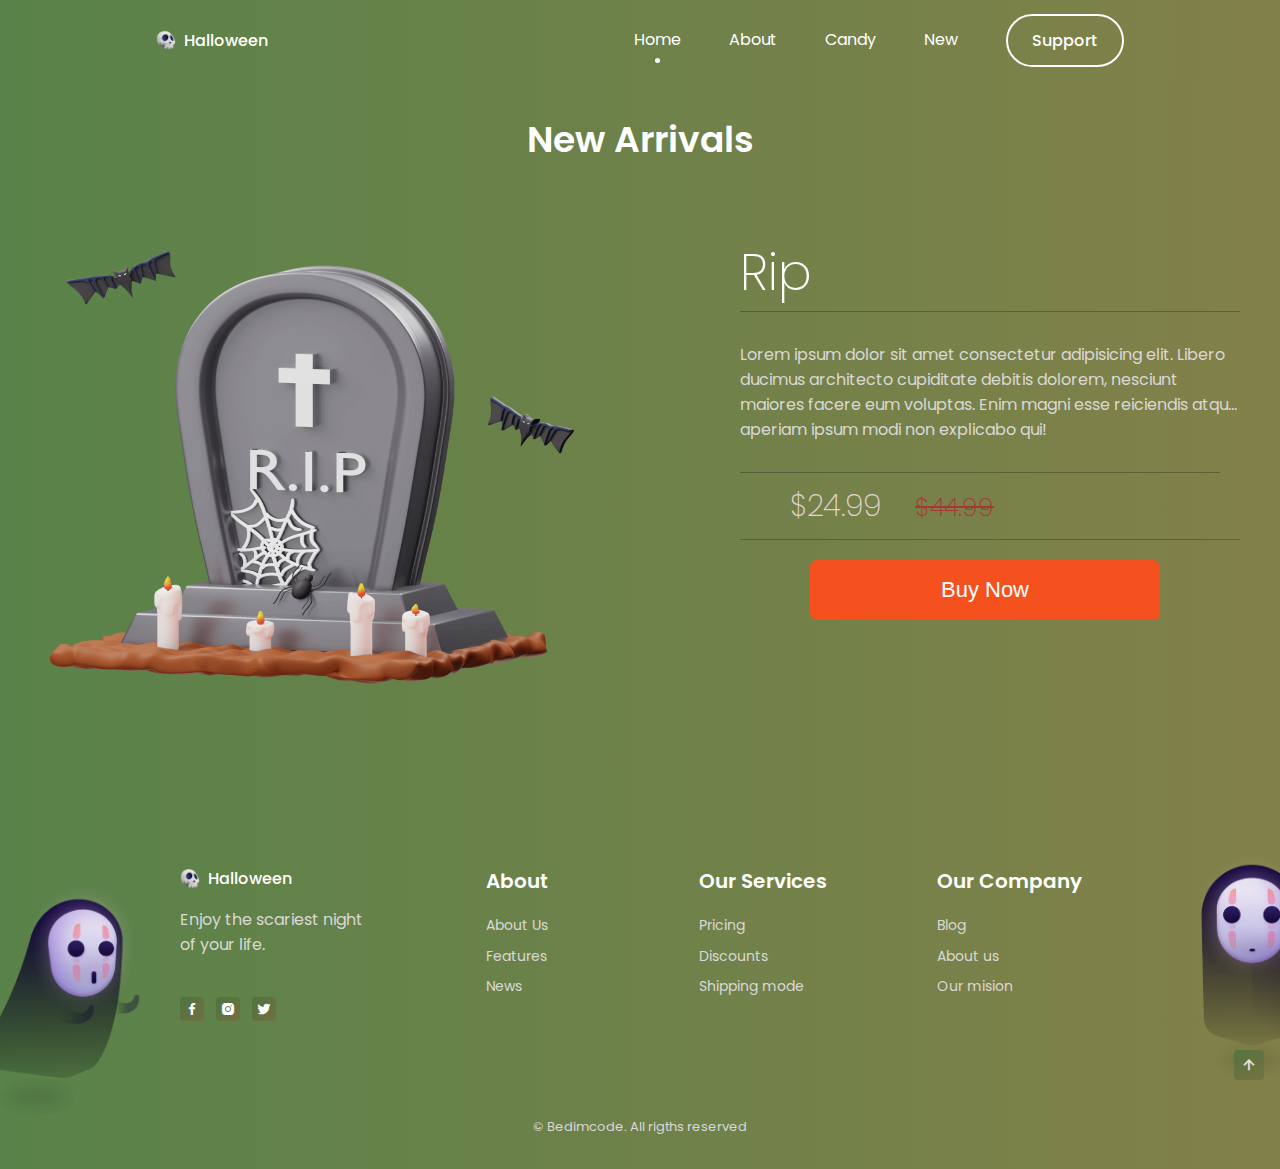
<file: new-arrivials/rip.html>
<!DOCTYPE html>
<html lang="en">

<head>
    <meta charset="UTF-8">
    <meta http-equiv="X-UA-Compatible" content="IE=edge">
    <meta name="viewport" content="width=device-width, initial-scale=1.0">
    <meta charset="UTF-8">
    <meta http-equiv="X-UA-Compatible" content="IE=edge">
    <meta name="viewport" content="width=device-width, initial-scale=1.0">
    <!--=============== FAVICON ===============-->
    <link rel="shortcut icon" href="../assets/img/favicon.png" type="image/x-icon">

    <!--=============== BOXICONS ===============-->
    <link rel="stylesheet" href="https://cdn.jsdelivr.net/npm/boxicons@latest/css/boxicons.min.css">

    <!--=============== SWIPER CSS ===============-->
    <link rel="stylesheet" href="../assets/css/swiper-bundle.min.css">

    <!--=============== CSS ===============-->
    
    <link rel="stylesheet" href="../assets/css/new-arrivials.css">
    <link rel="stylesheet" href="../assets/css/style.css">

    <title>Rip</title>
</head>

<body>
    <header class="header" id="header">
        <nav class="nav container">
            <a href="#" class="nav__logo">
                <img src="../assets/img/logo.png" alt="" class="nav__logo-img"> Halloween
            </a>

            <div class="nav__menu" id="nav-menu">
                <ul class="nav__list">
                    <li class="nav__item">
                        <a href="../index.html" class="nav__link active-link">Home</a>
                    </li>

                    <li class="nav__item">
                        <a href="../about/about.html" class="nav__link">About</a>
                    </li>

                    <li class="nav__item">
                        <a href="#trick" class="nav__link">Candy</a>
                    </li>

                    <li class="nav__item">
                        <a href="#new" class="nav__link">New</a>
                    </li>

                    <a href="#" class="button button--ghost">Support</a>
                </ul>

                <div class="nav__close" id="nav-close">
                    <i class='bx bx-x'></i>
                </div>

                <img src="../assets/img/nav-img.png" alt="" class="nav__img">
            </div>

            <div class="nav__toggle" id="nav-toggle">
                <i class='bx bx-grid-alt'></i>
            </div>

        </nav>
    </header>
    <main class="main">
        <section class="section table" id="new">
            <h2 class="section__title">New Arrivals</h2>
            <div class=" table">
                <div class="col">
                    <div class="table1">
                        <img src="../assets/img/new4-img.png" alt="" class="table__image">
                    </div>
                    <div class="table2">
                        <h3 class="table__title">Rip</h3> 
                        <div class="text">
                        <span class="table__text">Lorem ipsum dolor sit amet consectetur adipisicing elit. Libero ducimus architecto cupiditate debitis dolorem, nesciunt maiores facere eum voluptas. Enim magni esse reiciendis atque aperiam ipsum modi non explicabo qui!</span>
                    </div>
                        <div class="table__prices">
                            <span class="table__price">$24.99</span>
                            <span class="table__discount">$44.99</span>
                        </div>
        
        
                        <button class=" table__button">
                            <span> Buy Now </span>
                        </button>
        
                    </div>
                </div>
            </div>
        </section>
    </main>
    <footer class="footer section">
        <div class="footer__container container grid">
            <div class="footer__content">
                <a href="#" class="footer__logo">
                    <img src="../assets/img/logo.png" alt="" class="footer__logo-img"> Halloween
                </a>

                <p class="footer__description">Enjoy the scariest night <br> of your life.</p>

                <div class="footer__social">
                    <a href="https://www.facebook.com/" target="_blank" class="footer__social-link">
                        <i class='bx bxl-facebook'></i>
                    </a>
                    <a href="https://www.instagram.com/" target="_blank" class="footer__social-link">
                        <i class='bx bxl-instagram-alt'></i>
                    </a>
                    <a href="https://twitter.com/" target="_blank" class="footer__social-link">
                        <i class='bx bxl-twitter'></i>
                    </a>
                </div>
            </div>

            <div class="footer__content">
                <h3 class="footer__title">About</h3>

                <ul class="footer__links">
                    <li>
                        <a href="#" class="footer__link">About Us</a>
                    </li>
                    <li>
                        <a href="#" class="footer__link">Features</a>
                    </li>
                    <li>
                        <a href="#" class="footer__link">News</a>
                    </li>
                </ul>
            </div>

            <div class="footer__content">
                <h3 class="footer__title">Our Services</h3>

                <ul class="footer__links">
                    <li>
                        <a href="#" class="footer__link">Pricing</a>
                    </li>
                    <li>
                        <a href="#" class="footer__link">Discounts</a>
                    </li>
                    <li>
                        <a href="#" class="footer__link">Shipping mode</a>
                    </li>
                </ul>
            </div>

            <div class="footer__content">
                <h3 class="footer__title">Our Company</h3>

                <ul class="footer__links">
                    <li>
                        <a href="#" class="footer__link">Blog</a>
                    </li>
                    <li>
                        <a href="#" class="footer__link">About us</a>
                    </li>
                    <li>
                        <a href="#" class="footer__link">Our mision</a>
                    </li>
                </ul>
            </div>
        </div>

        <span class="footer__copy">&#169; Bedimcode. All rigths reserved</span>

        <img src="../assets/img/footer1-img.png" alt="" class="footer__img-one">
        <img src="../assets/img/footer2-img.png" alt="" class="footer__img-two">
    </footer>
     <!--=============== SCROLL UP ===============-->
     <a href="#" class="scrollup" id="scroll-up">
        <i class='bx bx-up-arrow-alt scrollup__icon'></i>
    </a>

    <!--=============== SCROLL REVEAL ===============-->
    <script src="../assets/js/scrollreveal.min.js"></script>

    <!--=============== SWIPER JS ===============-->
    <!-- <script src="../assets/js/swiper-bundle.min.js"></script> -->

    <!--=============== MAIN JS ===============-->
    <script src="../assets/js/main.js"></script>

</body>

</html>
</file>
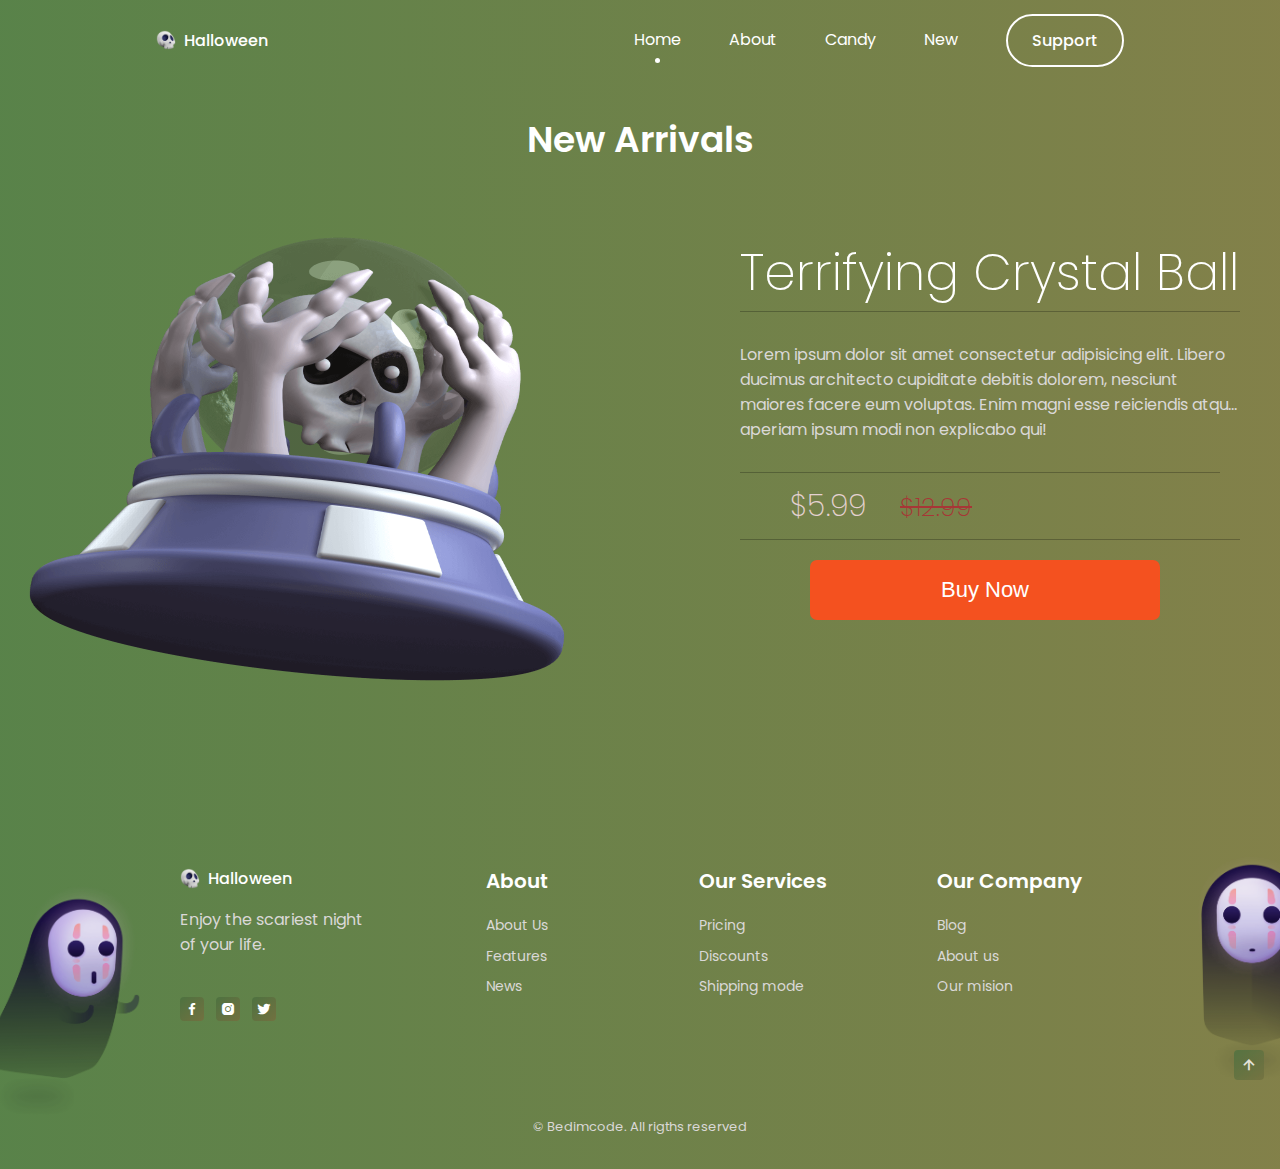
<file: new-arrivials/terrifying-crystal-ball.html>
<!DOCTYPE html>
<html lang="en">

<head>
    <meta charset="UTF-8">
    <meta http-equiv="X-UA-Compatible" content="IE=edge">
    <meta name="viewport" content="width=device-width, initial-scale=1.0">
    <meta charset="UTF-8">
    <meta http-equiv="X-UA-Compatible" content="IE=edge">
    <meta name="viewport" content="width=device-width, initial-scale=1.0">
    <!--=============== FAVICON ===============-->
    <link rel="shortcut icon" href="../assets/img/favicon.png" type="image/x-icon">

    <!--=============== BOXICONS ===============-->
    <link rel="stylesheet" href="https://cdn.jsdelivr.net/npm/boxicons@latest/css/boxicons.min.css">

    <!--=============== SWIPER CSS ===============-->
    <link rel="stylesheet" href="../assets/css/swiper-bundle.min.css">

    <!--=============== CSS ===============-->
    
    <link rel="stylesheet" href="../assets/css/new-arrivials.css">
    <link rel="stylesheet" href="../assets/css/style.css">

    <title>Terrifying Crystal Ball</title>
</head>

<body>
    <header class="header" id="header">
        <nav class="nav container">
            <a href="#" class="nav__logo">
                <img src="../assets/img/logo.png" alt="" class="nav__logo-img"> Halloween
            </a>

            <div class="nav__menu" id="nav-menu">
                <ul class="nav__list">
                    <li class="nav__item">
                        <a href="../index.html" class="nav__link active-link">Home</a>
                    </li>

                    <li class="nav__item">
                        <a href="../about/about.html" class="nav__link">About</a>
                    </li>

                    <li class="nav__item">
                        <a href="#trick" class="nav__link">Candy</a>
                    </li>

                    <li class="nav__item">
                        <a href="#new" class="nav__link">New</a>
                    </li>

                    <a href="#" class="button button--ghost">Support</a>
                </ul>

                <div class="nav__close" id="nav-close">
                    <i class='bx bx-x'></i>
                </div>

                <img src="../assets/img/nav-img.png" alt="" class="nav__img">
            </div>

            <div class="nav__toggle" id="nav-toggle">
                <i class='bx bx-grid-alt'></i>
            </div>

        </nav>
    </header>
    <main class="main">
        <section class="section table" id="new">
            <h2 class="section__title">New Arrivals</h2>
            <div class=" table">
                <div class="col">
                    <div class="table1">
                        <img src="../assets/img/new5-img.png" alt="" class="table__image">
                    </div>
                    <div class="table2">
                        <h3 class="table__title">Terrifying Crystal Ball</h3> 
                        <div class="text">
                        <span class="table__text">Lorem ipsum dolor sit amet consectetur adipisicing elit. Libero ducimus architecto cupiditate debitis dolorem, nesciunt maiores facere eum voluptas. Enim magni esse reiciendis atque aperiam ipsum modi non explicabo qui!</span>
                    </div>
                        <div class="table__prices">
                            <span class="table__price">$5.99</span>
                            <span class="table__discount">$12.99</span>
                        </div>
        
        
                        <button class=" table__button">
                            <span> Buy Now </span>
                        </button>
        
                    </div>
                </div>
            </div>
        </section>
    </main>
    <footer class="footer section">
        <div class="footer__container container grid">
            <div class="footer__content">
                <a href="#" class="footer__logo">
                    <img src="../assets/img/logo.png" alt="" class="footer__logo-img"> Halloween
                </a>

                <p class="footer__description">Enjoy the scariest night <br> of your life.</p>

                <div class="footer__social">
                    <a href="https://www.facebook.com/" target="_blank" class="footer__social-link">
                        <i class='bx bxl-facebook'></i>
                    </a>
                    <a href="https://www.instagram.com/" target="_blank" class="footer__social-link">
                        <i class='bx bxl-instagram-alt'></i>
                    </a>
                    <a href="https://twitter.com/" target="_blank" class="footer__social-link">
                        <i class='bx bxl-twitter'></i>
                    </a>
                </div>
            </div>

            <div class="footer__content">
                <h3 class="footer__title">About</h3>

                <ul class="footer__links">
                    <li>
                        <a href="#" class="footer__link">About Us</a>
                    </li>
                    <li>
                        <a href="#" class="footer__link">Features</a>
                    </li>
                    <li>
                        <a href="#" class="footer__link">News</a>
                    </li>
                </ul>
            </div>

            <div class="footer__content">
                <h3 class="footer__title">Our Services</h3>

                <ul class="footer__links">
                    <li>
                        <a href="#" class="footer__link">Pricing</a>
                    </li>
                    <li>
                        <a href="#" class="footer__link">Discounts</a>
                    </li>
                    <li>
                        <a href="#" class="footer__link">Shipping mode</a>
                    </li>
                </ul>
            </div>

            <div class="footer__content">
                <h3 class="footer__title">Our Company</h3>

                <ul class="footer__links">
                    <li>
                        <a href="#" class="footer__link">Blog</a>
                    </li>
                    <li>
                        <a href="#" class="footer__link">About us</a>
                    </li>
                    <li>
                        <a href="#" class="footer__link">Our mision</a>
                    </li>
                </ul>
            </div>
        </div>

        <span class="footer__copy">&#169; Bedimcode. All rigths reserved</span>

        <img src="../assets/img/footer1-img.png" alt="" class="footer__img-one">
        <img src="../assets/img/footer2-img.png" alt="" class="footer__img-two">
    </footer>
     <!--=============== SCROLL UP ===============-->
     <a href="#" class="scrollup" id="scroll-up">
        <i class='bx bx-up-arrow-alt scrollup__icon'></i>
    </a>

    <!--=============== SCROLL REVEAL ===============-->
    <script src="../assets/js/scrollreveal.min.js"></script>

    <!--=============== SWIPER JS ===============-->
    <!-- <script src="../assets/js/swiper-bundle.min.js"></script> -->

    <!--=============== MAIN JS ===============-->
    <script src="../assets/js/main.js"></script>

</body>

</html>
</file>
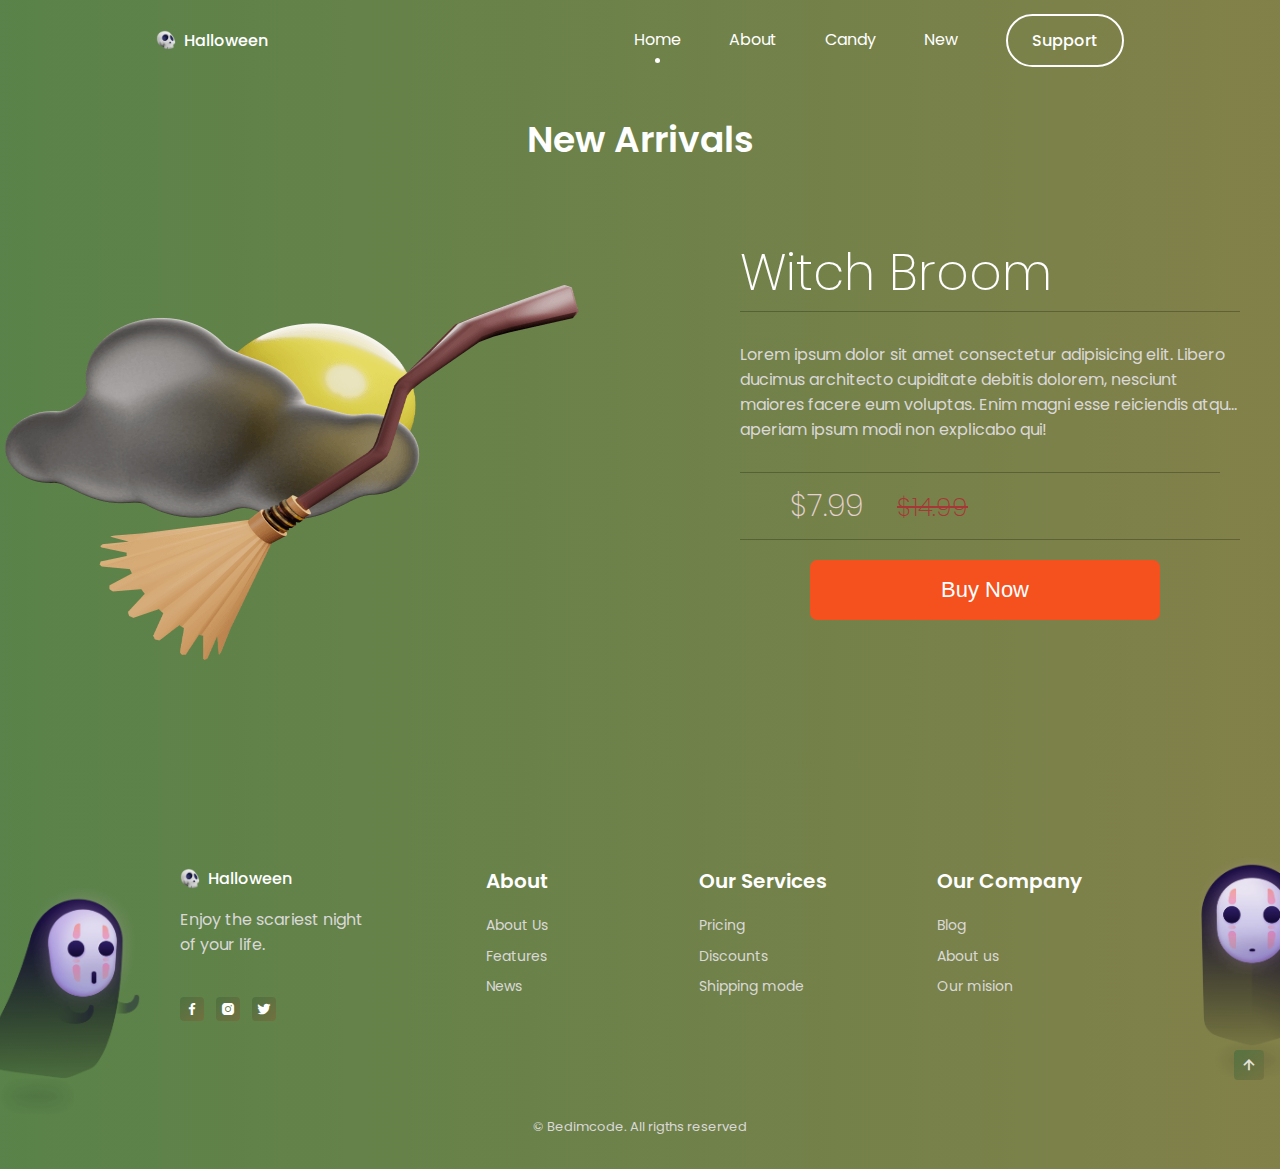
<file: new-arrivials/witch-broom.html>
<!DOCTYPE html>
<html lang="en">

<head>
    <meta charset="UTF-8">
    <meta http-equiv="X-UA-Compatible" content="IE=edge">
    <meta name="viewport" content="width=device-width, initial-scale=1.0">
    <meta charset="UTF-8">
    <meta http-equiv="X-UA-Compatible" content="IE=edge">
    <meta name="viewport" content="width=device-width, initial-scale=1.0">
    <!--=============== FAVICON ===============-->
    <link rel="shortcut icon" href="../assets/img/favicon.png" type="image/x-icon">

    <!--=============== BOXICONS ===============-->
    <link rel="stylesheet" href="https://cdn.jsdelivr.net/npm/boxicons@latest/css/boxicons.min.css">

    <!--=============== SWIPER CSS ===============-->
    <link rel="stylesheet" href="../assets/css/swiper-bundle.min.css">

    <!--=============== CSS ===============-->
    
    <link rel="stylesheet" href="../assets/css/new-arrivials.css">
    <link rel="stylesheet" href="../assets/css/style.css">

    <title>Witch Broome</title>
</head>

<body>
    <header class="header" id="header">
        <nav class="nav container">
            <a href="#" class="nav__logo">
                <img src="../assets/img/logo.png" alt="" class="nav__logo-img"> Halloween
            </a>

            <div class="nav__menu" id="nav-menu">
                <ul class="nav__list">
                    <li class="nav__item">
                        <a href="../index.html" class="nav__link active-link">Home</a>
                    </li>

                    <li class="nav__item">
                        <a href="../about/about.html" class="nav__link">About</a>
                    </li>

                    <li class="nav__item">
                        <a href="#trick" class="nav__link">Candy</a>
                    </li>

                    <li class="nav__item">
                        <a href="#new" class="nav__link">New</a>
                    </li>

                    <a href="#" class="button button--ghost">Support</a>
                </ul>

                <div class="nav__close" id="nav-close">
                    <i class='bx bx-x'></i>
                </div>

                <img src="../assets/img/nav-img.png" alt="" class="nav__img">
            </div>

            <div class="nav__toggle" id="nav-toggle">
                <i class='bx bx-grid-alt'></i>
            </div>

        </nav>
    </header>
    <main class="main">
        <section class="section table" id="new">
            <h2 class="section__title">New Arrivals</h2>
            <div class=" table">
                <div class="col">
                    <div class="table1">
                        <img src="../assets/img/new6-img.png" alt="" class="table__image">
                    </div>
                    <div class="table2">
                        <h3 class="table__title">Witch Broom</h3> 
                        <div class="text">
                        <span class="table__text">Lorem ipsum dolor sit amet consectetur adipisicing elit. Libero ducimus architecto cupiditate debitis dolorem, nesciunt maiores facere eum voluptas. Enim magni esse reiciendis atque aperiam ipsum modi non explicabo qui!</span>
                    </div>
                        <div class="table__prices">
                            <span class="table__price">$7.99</span>
                            <span class="table__discount">$14.99</span>
                        </div>
        
        
                        <button class=" table__button">
                            <span> Buy Now </span>
                        </button>
        
                    </div>
                </div>
            </div>
        </section>
    </main>
    <footer class="footer section">
        <div class="footer__container container grid">
            <div class="footer__content">
                <a href="#" class="footer__logo">
                    <img src="../assets/img/logo.png" alt="" class="footer__logo-img"> Halloween
                </a>

                <p class="footer__description">Enjoy the scariest night <br> of your life.</p>

                <div class="footer__social">
                    <a href="https://www.facebook.com/" target="_blank" class="footer__social-link">
                        <i class='bx bxl-facebook'></i>
                    </a>
                    <a href="https://www.instagram.com/" target="_blank" class="footer__social-link">
                        <i class='bx bxl-instagram-alt'></i>
                    </a>
                    <a href="https://twitter.com/" target="_blank" class="footer__social-link">
                        <i class='bx bxl-twitter'></i>
                    </a>
                </div>
            </div>

            <div class="footer__content">
                <h3 class="footer__title">About</h3>

                <ul class="footer__links">
                    <li>
                        <a href="#" class="footer__link">About Us</a>
                    </li>
                    <li>
                        <a href="#" class="footer__link">Features</a>
                    </li>
                    <li>
                        <a href="#" class="footer__link">News</a>
                    </li>
                </ul>
            </div>

            <div class="footer__content">
                <h3 class="footer__title">Our Services</h3>

                <ul class="footer__links">
                    <li>
                        <a href="#" class="footer__link">Pricing</a>
                    </li>
                    <li>
                        <a href="#" class="footer__link">Discounts</a>
                    </li>
                    <li>
                        <a href="#" class="footer__link">Shipping mode</a>
                    </li>
                </ul>
            </div>

            <div class="footer__content">
                <h3 class="footer__title">Our Company</h3>

                <ul class="footer__links">
                    <li>
                        <a href="#" class="footer__link">Blog</a>
                    </li>
                    <li>
                        <a href="#" class="footer__link">About us</a>
                    </li>
                    <li>
                        <a href="#" class="footer__link">Our mision</a>
                    </li>
                </ul>
            </div>
        </div>

        <span class="footer__copy">&#169; Bedimcode. All rigths reserved</span>

        <img src="../assets/img/footer1-img.png" alt="" class="footer__img-one">
        <img src="../assets/img/footer2-img.png" alt="" class="footer__img-two">
    </footer>
     <!--=============== SCROLL UP ===============-->
     <a href="#" class="scrollup" id="scroll-up">
        <i class='bx bx-up-arrow-alt scrollup__icon'></i>
    </a>

    <!--=============== SCROLL REVEAL ===============-->
    <script src="../assets/js/scrollreveal.min.js"></script>

    <!--=============== SWIPER JS ===============-->
    <!-- <script src="../assets/js/swiper-bundle.min.js"></script> -->

    <!--=============== MAIN JS ===============-->
    <script src="../assets/js/main.js"></script>

</body>

</html>
</file>
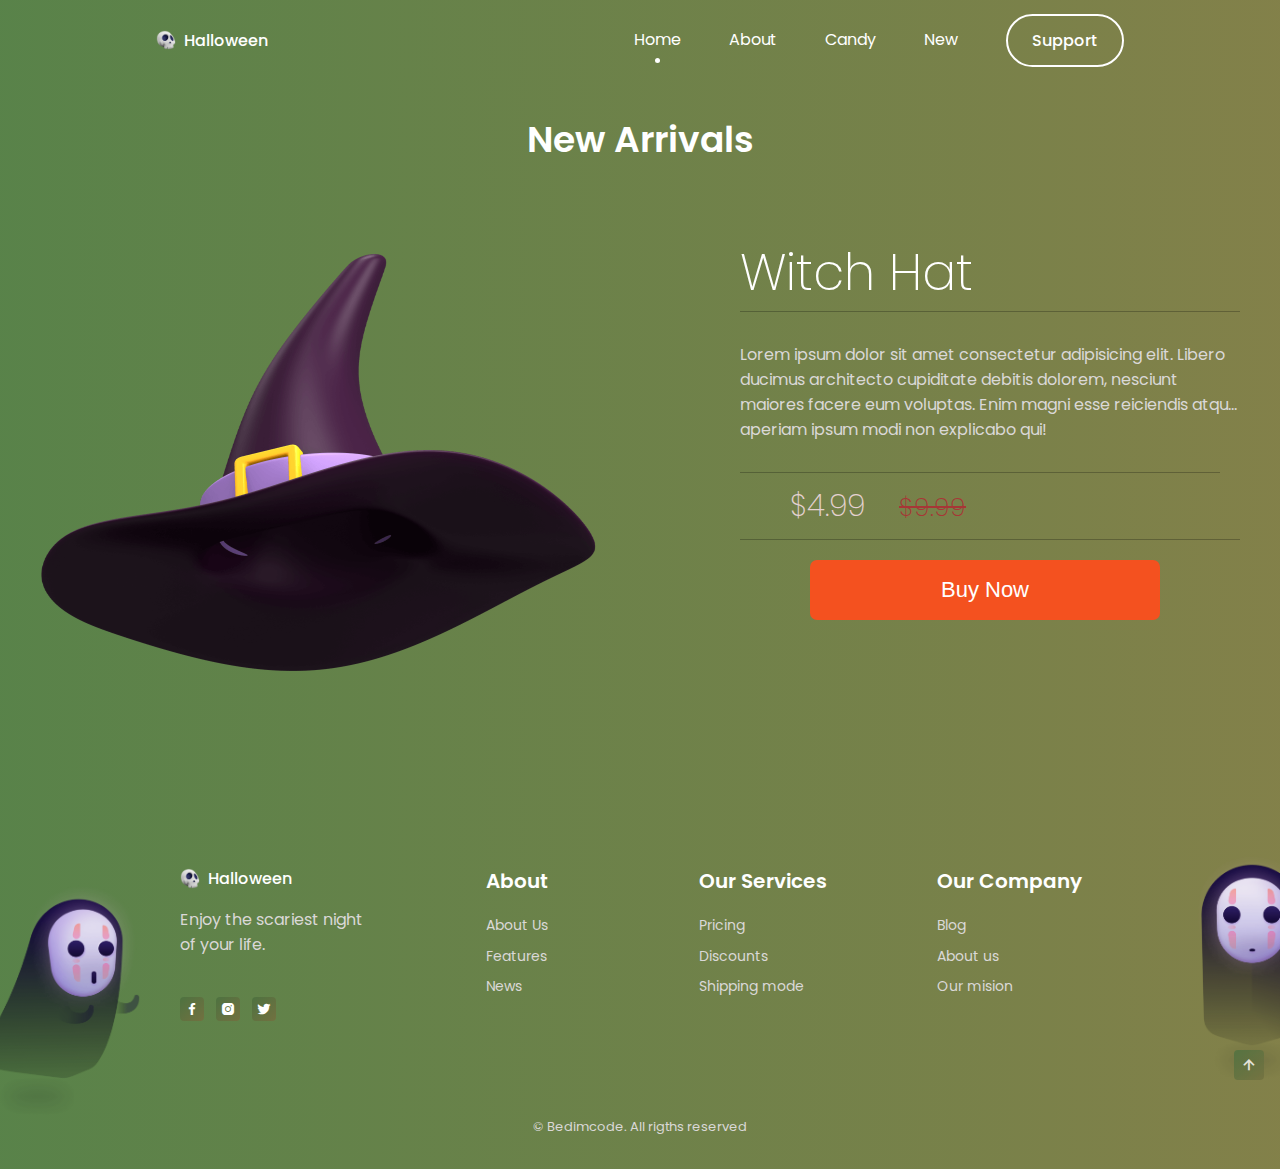
<file: new-arrivials/witch-hat.html>
<!DOCTYPE html>
<html lang="en">

<head>
    <meta charset="UTF-8">
    <meta http-equiv="X-UA-Compatible" content="IE=edge">
    <meta name="viewport" content="width=device-width, initial-scale=1.0">
    <meta charset="UTF-8">
    <meta http-equiv="X-UA-Compatible" content="IE=edge">
    <meta name="viewport" content="width=device-width, initial-scale=1.0">
    <!--=============== FAVICON ===============-->
    <link rel="shortcut icon" href="../assets/img/favicon.png" type="image/x-icon">

    <!--=============== BOXICONS ===============-->
    <link rel="stylesheet" href="https://cdn.jsdelivr.net/npm/boxicons@latest/css/boxicons.min.css">

    <!--=============== SWIPER CSS ===============-->
    <link rel="stylesheet" href="../assets/css/swiper-bundle.min.css">

    <!--=============== CSS ===============-->
    
    <link rel="stylesheet" href="../assets/css/new-arrivials.css">
    <link rel="stylesheet" href="../assets/css/style.css">

    <title>Witch Hat</title>
</head>

<body>
    <header class="header" id="header">
        <nav class="nav container">
            <a href="#" class="nav__logo">
                <img src="../assets/img/logo.png" alt="" class="nav__logo-img"> Halloween
            </a>

            <div class="nav__menu" id="nav-menu">
                <ul class="nav__list">
                    <li class="nav__item">
                        <a href="../index.html" class="nav__link active-link">Home</a>
                    </li>

                    <li class="nav__item">
                        <a href="../about/about.html" class="nav__link">About</a>
                    </li>

                    <li class="nav__item">
                        <a href="#trick" class="nav__link">Candy</a>
                    </li>

                    <li class="nav__item">
                        <a href="#new" class="nav__link">New</a>
                    </li>

                    <a href="#" class="button button--ghost">Support</a>
                </ul>

                <div class="nav__close" id="nav-close">
                    <i class='bx bx-x'></i>
                </div>

                <img src="../assets/img/nav-img.png" alt="" class="nav__img">
            </div>

            <div class="nav__toggle" id="nav-toggle">
                <i class='bx bx-grid-alt'></i>
            </div>

        </nav>
    </header>
    <main class="main">
        <section class="section table" id="new">
            <h2 class="section__title">New Arrivals</h2>
            <div class=" table">
                <div class="col">
                    <div class="table1">
                        <img src="../assets/img/new3-img.png" alt="" class="table__image">
                    </div>
                    <div class="table2">
                        <h3 class="table__title">Witch Hat </h3> 
                        <div class="text">
                        <span class="table__text">Lorem ipsum dolor sit amet consectetur adipisicing elit. Libero ducimus architecto cupiditate debitis dolorem, nesciunt maiores facere eum voluptas. Enim magni esse reiciendis atque aperiam ipsum modi non explicabo qui!</span>
                    </div>
                        <div class="table__prices">
                            <span class="table__price">$4.99</span>
                            <span class="table__discount">$9.99</span>
                        </div>
        
        
                        <button class=" table__button">
                            <span> Buy Now </span>
                        </button>
        
                    </div>
                </div>
            </div>
        </section>
    </main>
    <footer class="footer section">
        <div class="footer__container container grid">
            <div class="footer__content">
                <a href="#" class="footer__logo">
                    <img src="../assets/img/logo.png" alt="" class="footer__logo-img"> Halloween
                </a>

                <p class="footer__description">Enjoy the scariest night <br> of your life.</p>

                <div class="footer__social">
                    <a href="https://www.facebook.com/" target="_blank" class="footer__social-link">
                        <i class='bx bxl-facebook'></i>
                    </a>
                    <a href="https://www.instagram.com/" target="_blank" class="footer__social-link">
                        <i class='bx bxl-instagram-alt'></i>
                    </a>
                    <a href="https://twitter.com/" target="_blank" class="footer__social-link">
                        <i class='bx bxl-twitter'></i>
                    </a>
                </div>
            </div>

            <div class="footer__content">
                <h3 class="footer__title">About</h3>

                <ul class="footer__links">
                    <li>
                        <a href="#" class="footer__link">About Us</a>
                    </li>
                    <li>
                        <a href="#" class="footer__link">Features</a>
                    </li>
                    <li>
                        <a href="#" class="footer__link">News</a>
                    </li>
                </ul>
            </div>

            <div class="footer__content">
                <h3 class="footer__title">Our Services</h3>

                <ul class="footer__links">
                    <li>
                        <a href="#" class="footer__link">Pricing</a>
                    </li>
                    <li>
                        <a href="#" class="footer__link">Discounts</a>
                    </li>
                    <li>
                        <a href="#" class="footer__link">Shipping mode</a>
                    </li>
                </ul>
            </div>

            <div class="footer__content">
                <h3 class="footer__title">Our Company</h3>

                <ul class="footer__links">
                    <li>
                        <a href="#" class="footer__link">Blog</a>
                    </li>
                    <li>
                        <a href="#" class="footer__link">About us</a>
                    </li>
                    <li>
                        <a href="#" class="footer__link">Our mision</a>
                    </li>
                </ul>
            </div>
        </div>

        <span class="footer__copy">&#169; Bedimcode. All rigths reserved</span>

        <img src="../assets/img/footer1-img.png" alt="" class="footer__img-one">
        <img src="../assets/img/footer2-img.png" alt="" class="footer__img-two">
    </footer>
     <!--=============== SCROLL UP ===============-->
     <a href="#" class="scrollup" id="scroll-up">
        <i class='bx bx-up-arrow-alt scrollup__icon'></i>
    </a>

    <!--=============== SCROLL REVEAL ===============-->
    <script src="../assets/js/scrollreveal.min.js"></script>

    <!--=============== SWIPER JS ===============-->
    <!-- <script src="../assets/js/swiper-bundle.min.js"></script> -->

    <!--=============== MAIN JS ===============-->
    <script src="../assets/js/main.js"></script>

</body>

</html>
</file>
<file: assets/css/style.css>
/*=============== GOOGLE FONTS ===============*/

@import url('https://fonts.googleapis.com/css2?family=Poppins:wght@400;500;600;900&display=swap');

/*=============== VARIABLES CSS ===============*/

:root {
    --header-height: 3.5rem;
    /*========== Colors ==========*/
    --hue: 14;
    --first-color: hsl(var(--hue), 91%, 54%);
    --first-color-alt: hsl(var(--hue), 91%, 50%);
    --title-color: hsl(var(--hue), 4%, 100%);
    --text-color: hsl(var(--hue), 4%, 85%);
    --text-color-light: hsl(var(--hue), 4%, 55%);
    /*Green gradient*/
    --body-color: linear-gradient(90deg, hsl(104, 28%, 40%) 0%, hsl(58, 28%, 40%) 100%);
    --container-color: linear-gradient(136deg, hsl(104, 28%, 35%) 0%, hsl(58, 28%, 35%) 100%);
    /*Red gradient*/
    /* --body-color: linear-gradient(90deg, hsl(360, 28%, 40%) 0%, hsl(18, 28%, 40%) 100%);
  --container-color: linear-gradient(136deg, hsl(360, 28%, 35%) 0%, hsl(18, 28%, 35%) 100%); */
    /*Black solid*/
    /* --body-color: hsl(30, 8%, 8%);
  --container-color: hsl(30, 8%, 10%); */
    /*========== Font and typography ==========*/
    --body-font: 'Poppins', sans-serif;
    --biggest-font-size: 2rem;
    --h1-font-size: 1.5rem;
    --h2-font-size: 1.25rem;
    --h3-font-size: 1rem;
    --normal-font-size: .938rem;
    --small-font-size: .813rem;
    --smaller-font-size: .75rem;
    /*========== Font weight ==========*/
    --font-medium: 500;
    --font-semi-bold: 600;
    --font-black: 900;
    /*========== Margenes Bottom ==========*/
    --mb-0-25: .25rem;
    --mb-0-5: .5rem;
    --mb-0-75: .75rem;
    --mb-1: 1rem;
    --mb-1-5: 1.5rem;
    --mb-2: 2rem;
    --mb-2-5: 2.5rem;
    /*========== z index ==========*/
    --z-tooltip: 10;
    --z-fixed: 100;
}


/*lastfix*/

.home__group,
.home__details-img,
.home__buttons,
.home__data h3,
.home__data h1,
.section__title,
.category__data,
.about__data img,
.trick__content,
.discount__data,
.discount__img,
.new__content,
.newsletter__container,
.footer__container,
.scrollup,
.about__container {
    cursor: pointer;
}

.nav__item::after {
    content: '';
    width: 0%;
    height: 2px;
    background: #dad8d7dc;
    display: block;
    margin: auto;
    transition: 0.3s ease;
}

.nav__item:hover::after {
    width: 100%;
}

.category__container-text h3,
.category__container-text p {
    color: rgba(255, 255, 255, 0.549);
}

.category__container-text h3,
.category__container-text p:hover {
    color: rgb(255, 255, 255);
}

.about__data p:hover {
    color: white;
}
.trick__button:hover{
    color:#f4511f;
}


/* Responsive typography */

@media screen and (min-width: 992px) {
     :root {
        --biggest-font-size: 4rem;
        --h1-font-size: 2.25rem;
        --h2-font-size: 1.5rem;
        --h3-font-size: 1.25rem;
        --normal-font-size: 1rem;
        --small-font-size: .875rem;
        --smaller-font-size: .813rem;
    }
}


/*=============== BASE ===============*/

* {
    box-sizing: border-box;
    padding: 0;
    margin: 0;
}

html {
    scroll-behavior: smooth;
}

body {
    margin: var(--header-height) 0 0 0;
    font-family: var(--body-font);
    font-size: var(--normal-font-size);
    background: var(--body-color);
    color: var(--text-color);
}

h1,
h2,
h3,
h4 {
    color: var(--title-color);
    font-weight: var(--font-semi-bold);
}

ul {
    list-style: none;
}

a {
    text-decoration: none;
}

img {
    max-width: 100%;
    height: auto;
}

button,
input {
    border: none;
    outline: none;
}

button {
    cursor: pointer;
    font-family: var(--body-font);
    font-size: var(--normal-font-size);
}


/*=============== REUSABLE CSS CLASSES ===============*/

.section {
    padding: 4.5rem 0 2rem;
}

.section__title {
    font-size: var(--h2-font-size);
    margin-bottom: var(--mb-2);
    text-align: center;
}


/*=============== LAYOUT ===============*/

.container {
    max-width: 968px;
    margin-left: var(--mb-1-5);
    margin-right: var(--mb-1-5);
}

.grid {
    display: grid;
}

.main {
    overflow: hidden;
    /*For animation*/
}


/*=============== HEADER ===============*/

.header {
    width: 100%;
    background: var(--body-color);
    position: fixed;
    top: 0;
    left: 0;
    z-index: var(--z-fixed);
}


/*=============== NAV ===============*/

.nav {
    height: var(--header-height);
    display: flex;
    justify-content: space-between;
    align-items: center;
}

.nav__logo {
    display: flex;
    align-items: center;
    column-gap: .5rem;
    font-weight: var(--font-medium);
}

.nav__logo-img {
    width: 1.25rem;
}

.nav__link,
.nav__logo,
.nav__toggle,
.nav__close {
    color: var(--title-color);
}

.nav__toggle {
    font-size: 1.25rem;
    cursor: pointer;
}

@media screen and (max-width: 767px) {
    .nav__menu {
        position: fixed;
        width: 100%;
        background: var(--container-color);
        top: -150%;
        left: 0;
        padding: 3.5rem 0;
        transition: .4s;
        z-index: var(--z-fixed);
        border-radius: 0 0 1.5rem 1.5rem;
    }
}

.nav__img {
    width: 100px;
    position: absolute;
    top: 0;
    left: 0;
}

.nav__close {
    font-size: 1.8rem;
    position: absolute;
    top: .5rem;
    right: .7rem;
    cursor: pointer;
}

.nav__list {
    display: flex;
    flex-direction: column;
    align-items: center;
    row-gap: 1.5rem;
}

.nav__link {
    text-transform: uppercase;
    font-weight: var(--font-black);
    transition: .4s;
}

.nav__link:hover {
    color: var(--text-color);
}


/* Show menu */

.show-menu {
    top: 0;
}


/* Change background header */

.scroll-header {
    background: var(--container-color);
}


/* Active link */

.active-link {
    position: relative;
}

.active-link::before {
    content: '';
    position: absolute;
    bottom: -.75rem;
    left: 45%;
    width: 5px;
    height: 5px;
    background-color: var(--title-color);
    border-radius: 50%;
}


/*=============== HOME ===============*/

.home__content {
    row-gap: 1rem;
}

.home__group {
    display: grid;
    position: relative;
    padding-top: 2rem;
}

.home__img {
    height: 250px;
    justify-self: center;
}

.home__indicator {
    width: 8px;
    height: 8px;
    background-color: var(--title-color);
    border-radius: 50%;
    position: absolute;
    top: 7rem;
    right: 2rem;
}

.home__indicator::after {
    content: '';
    position: absolute;
    width: 1px;
    height: 48px;
    background-color: var(--title-color);
    top: -3rem;
    right: 45%;
}

.home__details-img {
    position: absolute;
    right: .5rem;
}

.home__details-title,
.home__details-subtitle {
    display: block;
    font-size: var(--small-font-size);
    text-align: right;
}

.home__subtitle {
    font-size: var(--h3-font-size);
    text-transform: uppercase;
    margin-bottom: var(--mb-1);
}

.home__title {
    font-size: var(--biggest-font-size);
    font-weight: var(--font-black);
    line-height: 109%;
    margin-bottom: var(--mb-1);
}

.home__description {
    margin-bottom: var(--mb-1);
}

.home__buttons {
    display: flex;
    justify-content: space-between;
}


/* Swiper Class */

.swiper-pagination {
    position: initial;
    margin-top: var(--mb-1);
}

.swiper-pagination-bullet {
    width: 5px;
    height: 5px;
    background-color: var(--title-color);
    opacity: 1;
}

.swiper-pagination-horizontal.swiper-pagination-bullets .swiper-pagination-bullet {
    margin: 0 .5rem;
}

.swiper-pagination-bullet-active {
    width: 1.5rem;
    height: 5px;
    border-radius: .5rem;
}


/*=============== BUTTONS ===============*/

.button {
    display: inline-block;
    background-color: var(--first-color);
    color: var(--title-color);
    padding: 1rem 1.75rem;
    border-radius: .5rem;
    font-weight: var(--font-medium);
    transition: .3s;
}

.button:hover {
    background-color: white;
    color: #f4511f;
}

.button__icon {
    font-size: 1.25rem;
}

.button--ghost {
    border: 2px solid;
    background-color: transparent;
    border-radius: 3rem;
    padding: .75rem 1.5rem;
}

.button--ghost:hover {
    background: white;
    color: #627240;
}

.button--link {
    color: var(--title-color);
}

.button--flex {
    display: inline-flex;
    align-items: center;
    column-gap: .5rem;
}


/*=============== CATEGORY ===============*/

.category__container {
    grid-template-columns: repeat(2, 1fr);
    gap: 1rem 2rem;
}

.category__data {
    text-align: center;
}

.category__img {
    width: 120px;
    margin-bottom: var(--mb-0-75);
    transition: .3s;
}

.category__title {
    margin-bottom: var(--mb-0-25);
}

.category__data:hover .category__img {
    transform: translateY(-.5rem);
}


/*=============== ABOUT ===============*/

.about__container {
    row-gap: 2rem;
}

.about__data {
    text-align: center;
}

.about__description {
    margin-bottom: var(--mb-2);
}

.about__img {
    width: 200px;
    justify-self: center;
}


/*=============== TRICK OR TREAT ===============*/

.trick__container {
    grid-template-columns: repeat(2, 1fr);
    gap: 1.5rem;
    padding-top: 1rem;
}

.trick__content {
    position: relative;
    background: var(--container-color);
    border-radius: 1rem;
    padding: 1.5rem 0 1rem 0;
    text-align: center;
    overflow: hidden;
}

.trick__img {
    width: 90px;
    transition: .3s;
}

.trick__subtitle,
.trick__price {
    display: block;
}

.trick__subtitle {
    font-size: var(--smaller-font-size);
    margin-bottom: var(--mb-0-5);
}

.trick__title,
.trick__price {
    color: var(--title-color);
    font-weight: var(--font-medium);
    font-size: var(--normal-font-size);
}

.trick__button {
    display: inline-flex;
    padding: .5rem;
    border-radius: .25rem .25rem .75rem .25rem;
    position: absolute;
    right: -3rem;
    bottom: 0;
}

.trick__icon {
    font-size: 1.25rem;
    color: var(--title-color);
}

.trick__content:hover .trick__img {
    transform: translateY(-.5rem);
}

.trick__content:hover .trick__button {
    right: 0;
}


/*=============== DISCOUNT ===============*/

.discount__container {
    background: var(--container-color);
    border-radius: 1rem;
    padding: 2.5rem 0 1.5rem;
    row-gap: .75rem;
}

.discount__data {
    text-align: center;
}

.discount__title {
    font-size: var(--h2-font-size);
    margin-bottom: var(--mb-2);
}

.discount__img {
    width: 200px;
    justify-self: center;
}


/*=============== NEW ARRIVALS ===============*/

.new__container {
    padding-top: 1rem;
}

.new__img {
    width: 120px;
    margin-bottom: var(--mb-0-5);
    transition: .3s;
}

.new__content {
    position: relative;
    background: var(--container-color);
    width: 242px;
    padding: 2rem 0 1.5rem 0;
    border-radius: .75rem;
    text-align: center;
    overflow: hidden;
}

.new__tag {
    position: absolute;
    top: 8%;
    left: 8%;
    background-color: var(--first-color);
    color: var(--title-color);
    font-size: var(--small-font-size);
    padding: .25rem .5rem;
    border-radius: .25rem;
}

.new__title {
    font-size: var(--normal-font-size);
    font-weight: var(--font-medium);
}

.new__subtitle {
    display: block;
    font-size: var(--small-font-size);
    margin-bottom: var(--mb-0-5);
}

.new__prices {
    display: inline-flex;
    align-items: center;
    column-gap: .5rem;
}

.new__price {
    font-weight: var(--font-medium);
    color: var(--title-color);
}

.new__discount {
    color: var(--first-color);
    font-size: var(--smaller-font-size);
    text-decoration: line-through;
    font-weight: var(--font-medium);
}

.new__button {
    display: inline-flex;
    padding: .5rem;
    border-radius: .25rem .25rem .75rem .25rem;
    position: absolute;
    bottom: 0;
    right: -3rem;
}

.new__icon {
    font-size: 1.25rem;
}

.new__content:hover .new__img {
    transform: translateY(-.5rem);
}

.new__content:hover .new__button {
    right: 0;
}


/*=============== NEWSLETTER ===============*/

.newsletter__description {
    text-align: center;
    margin-bottom: var(--mb-1-5);
}

.newsletter__form {
    background: var(--container-color);
    padding: 1rem;
    display: flex;
    justify-content: space-between;
    border-radius: .75rem;
}

.newsletter__input {
    width: 70%;
    padding: 0 .5rem;
    background: none;
    color: var(--title-color);
}

.newsletter__input::placeholder {
    color: var(--text-color);
}


/*=============== FOOTER ===============*/

.footer {
    position: relative;
    overflow: hidden;
}

.footer__img-one,
.footer__img-two {
    position: absolute;
    transition: .3s;
}

.footer__img-one {
    width: 100px;
    top: 6rem;
    right: -2rem;
}

.footer__img-two {
    width: 150px;
    bottom: 4rem;
    right: 4rem;
}

.footer__img-one:hover,
.footer__img-two:hover {
    transform: translateY(-.5rem);
}

.footer__container {
    row-gap: 2rem;
}

.footer__logo {
    display: flex;
    align-items: center;
    column-gap: .5rem;
    margin-bottom: var(--mb-1);
    font-weight: var(--font-medium);
    color: var(--title-color);
}

.footer__logo-img {
    width: 20px;
}

.footer__description {
    margin-bottom: var(--mb-2-5);
}

.footer__social {
    display: flex;
    column-gap: .75rem;
}

.footer__social-link {
    display: inline-flex;
    background: var(--container-color);
    padding: .25rem;
    border-radius: .25rem;
    color: var(--title-color);
    font-size: 1rem;
}

.footer__social-link:hover {
    background: var(--body-color);
}

.footer__title {
    font-size: var(--h3-font-size);
    margin-bottom: var(--mb-1);
}

.footer__links {
    display: grid;
    row-gap: .35rem;
}

.footer__link {
    font-size: var(--small-font-size);
    color: var(--text-color);
    transition: .3s;
}

.footer__link:hover {
    color: var(--title-color);
}

.footer__copy {
    display: block;
    text-align: center;
    font-size: var(--smaller-font-size);
    margin-top: 4.5rem;
}


/*=============== SCROLL UP ===============*/

.scrollup {
    position: fixed;
    background: var(--container-color);
    right: 1rem;
    bottom: -20%;
    display: inline-flex;
    padding: .3rem;
    border-radius: .25rem;
    z-index: var(--z-tooltip);
    opacity: .8;
    transition: .4s;
}

.scrollup__icon {
    font-size: 1.25rem;
    color: var(--title-color);
}

.scrollup:hover {
    background: var(--container-color);
    opacity: 1;
}


/* Show Scroll Up*/

.show-scroll {
    bottom: 3rem;
}


/*=============== SCROLL BAR ===============*/

::-webkit-scrollbar {
    width: 0.6rem;
    background: #413e3e;
}

::-webkit-scrollbar-thumb {
    background: #272525;
    border-radius: .5rem;
}


/*===============  BREAKPOINTS ===============*/


/* For small devices */

@media screen and (max-width: 320px) {
    .container {
        margin-left: var(--mb-1);
        margin-right: var(--mb-1);
    }
    .home__img {
        height: 200px;
    }
    .home__buttons {
        flex-direction: column;
        width: max-content;
        row-gap: 1rem;
    }
    .category__container,
    .trick__container {
        grid-template-columns: .8fr;
        justify-content: center;
    }
}


/* For medium devices */

@media screen and (min-width: 576px) {
    .about__container {
        grid-template-columns: .8fr;
        justify-content: center;
    }
    .newsletter__container {
        display: grid;
        grid-template-columns: .7fr;
        justify-content: center;
    }
    .newsletter__description {
        padding: 0 3rem;
    }
}

@media screen and (min-width: 767px) {
    body {
        margin: 0;
    }
    .section {
        padding: 7rem 0 2rem;
    }
    .nav {
        height: calc(var(--header-height) + 1.5rem);
    }
    .nav__img,
    .nav__close,
    .nav__toggle {
        display: none;
    }
    .nav__list {
        flex-direction: row;
        column-gap: 3rem;
    }
    .nav__link {
        text-transform: initial;
        font-weight: initial;
    }
    .home__content {
        padding: 8rem 0 2rem;
        grid-template-columns: repeat(2, 1fr);
        gap: 4rem;
    }
    .home__img {
        height: 300px;
    }
    .swiper-pagination {
        margin-top: var(--mb-2);
    }
    .category__container {
        grid-template-columns: repeat(3, 200px);
        justify-content: center;
    }
    .about__container {
        grid-template-columns: repeat(2, 1fr);
        align-items: center;
    }
    .about__title,
    .about__data {
        text-align: initial;
    }
    .about__img {
        width: 250px;
    }
    .trick__container {
        grid-template-columns: repeat(3, 200px);
        justify-content: center;
        gap: 2rem;
    }
    .discount__container {
        grid-template-columns: repeat(2, max-content);
        justify-content: center;
        align-items: center;
        column-gap: 3rem;
        padding: 3rem 0;
        border-radius: 3rem;
    }
    .discount__img {
        width: 350px;
        order: -1;
    }
    .discount__data {
        padding-right: 6rem;
    }
    .newsletter__container {
        grid-template-columns: .5fr;
    }
    .footer__container {
        grid-template-columns: repeat(4, 1fr);
        justify-items: center;
        column-gap: 1rem;
    }
    .footer__img-two {
        right: initial;
        bottom: 0;
        left: 15%;
    }
}


/* For large devices */

@media screen and (min-width: 992px) {
    .container {
        margin-left: auto;
        margin-right: auto;
    }
    .section__title {
        font-size: var(--h1-font-size);
        margin-bottom: 3rem;
    }
    .home__content {
        padding-top: 9rem;
        gap: 3rem;
    }
    .home__group {
        padding-top: 0;
    }
    .home__img {
        height: 400px;
        transform: translateY(-3rem);
    }
    .home__indicator {
        top: initial;
        right: initial;
        bottom: 15%;
        left: 45%;
    }
    .home__indicator::after {
        top: 0;
        height: 75px;
    }
    .home__details-img {
        bottom: 0;
        right: 58%;
    }
    .home__title {
        margin-bottom: var(--mb-1-5);
    }
    .home__description {
        margin-bottom: var(--mb-2-5);
        padding-right: 2rem;
    }
    .category__container {
        column-gap: 8rem;
    }
    .category__img {
        width: 200px;
    }
    .about__container {
        column-gap: 7rem;
    }
    .about__img {
        width: 350px;
    }
    .about__description {
        padding-right: 2rem;
    }
    .trick__container {
        gap: 3.5rem;
    }
    .trick__content {
        border-radius: 1.5rem;
    }
    .trick__img {
        width: 110px;
    }
    .trick__title {
        font-size: var(--h3-font-size);
    }
    .discount__container {
        column-gap: 7rem;
    }
    .new__content {
        width: 310px;
        border-radius: 1rem;
        padding: 2rem 0;
    }
    .new__img {
        width: 150px;
    }
    .new__img,
    .new__subtitle {
        margin-bottom: var(--mb-1);
    }
    .new__title {
        font-size: var(--h3-font-size);
    }
    .footer__copy {
        margin-top: 6rem;
    }
}

@media screen and (min-width: 1200px) {
    .home__img {
        height: 420px;
    }
    .swiper-pagination {
        margin-top: var(--mb-2-5);
    }
    .footer__img-one {
        width: 120px;
    }
    .footer__img-two {
        width: 180px;
        top: 30%;
        left: -3%;
    }
}
</file>
<file: assets/css/about.css>
.test1{
    display: flex;
    margin: 50px 150px;
}
.test3 {
   height: 20px;
   width: 600px;
   margin-top: 100px;
   margin-left: 40px;
   
}
.test__img{
    width: 300px;
    height: 400px;
}

@media only screen and (max-width: 46.1875em){
    .test1{
        display: none;
    }
    .about__img{
        margin-bottom: 50px;
    }
}
</file>
<file: assets/css/new-arrivials.css>
.table img{
    width: 800px;
    height: 500px;
    transition: .3s;
}
.table{
    cursor: pointer;
}

.table2{
    margin-top: 20px;
    margin-left: 30px;
    margin-right: 40px;
    max-width: 500px;
}
.table2 h3 { 
    font-size: 50px;
    font-weight: 200;
    border-bottom: 1.5px solid rgba(0, 0, 0, 0.247);
}
.table__prices{
    border-bottom: 1.5px solid rgba(0, 0, 0, 0.247) ;
    padding: 10px 50px;
}
.table__discount  {
    color: rgb(167, 54, 54);
    font-size: 25px;
    text-decoration: line-through;
    font-weight: 200;
    margin-left: 30px;
 
}
.table__price {
    color: rgb(228, 209, 209);
    font-size: 30px;
    font-weight: 200;
    
}
.table1{
    padding-right: 20px;
}
.table2 button{
    height: 60px;
    width: 350px; 
    margin-top: 20px;
    margin-left: 40px;
    margin-bottom: 20px;
    border-radius: 7px;
    cursor: pointer;
    background-color: #f4511f;
    color: white;
    transition: 0.4s;
}
.table2 button span{
    font-size: 22px;
    font-family:sans-serif;
} 
.table__text{
    height: 100px;
    width: 500px;
    word-break: break-all;
    display: -webkit-box;
    -webkit-line-clamp: 3;
    -webkit-box-orient: vertical;
    overflow: hidden;
    text-overflow: ellipsis;
    word-break: break-word;
    margin: 30px 0;
   
}
.text{
    border-bottom: 1.5px solid rgba(0, 0, 0, 0.247) ;
    margin-right: 20px;
}
.table2 button:hover{
    background-color: white;
    color:#f4511f ;
}
@media screen and (min-width: 992px){
    .col{
        display: flex;
    }
    .table2 button{
        margin: 20px 70px;
    }
}
@media screen and (min-width: 576px) {
    .table2{
        margin-left: 100px;
    }
}
@media screen and (min-width: 767px){
    .table2{
        margin-left: 100px;
    }
}
</file>
